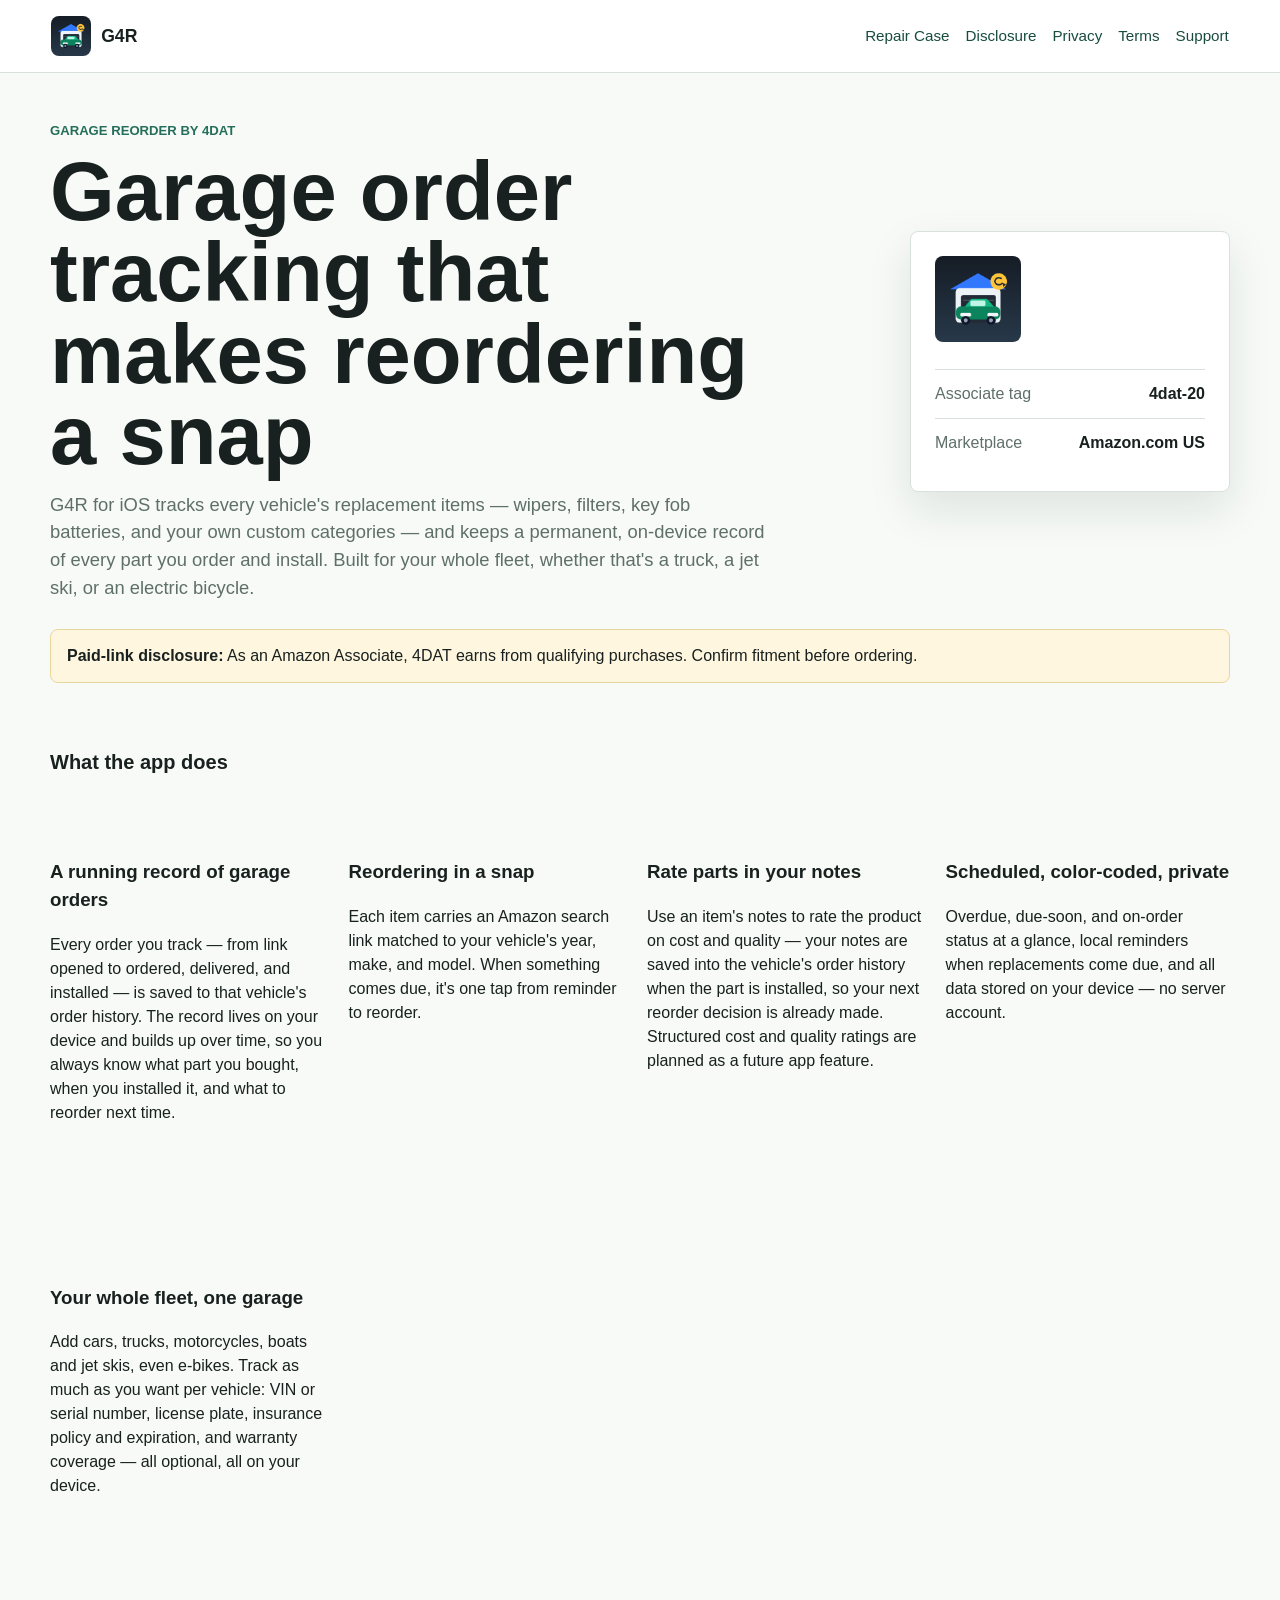
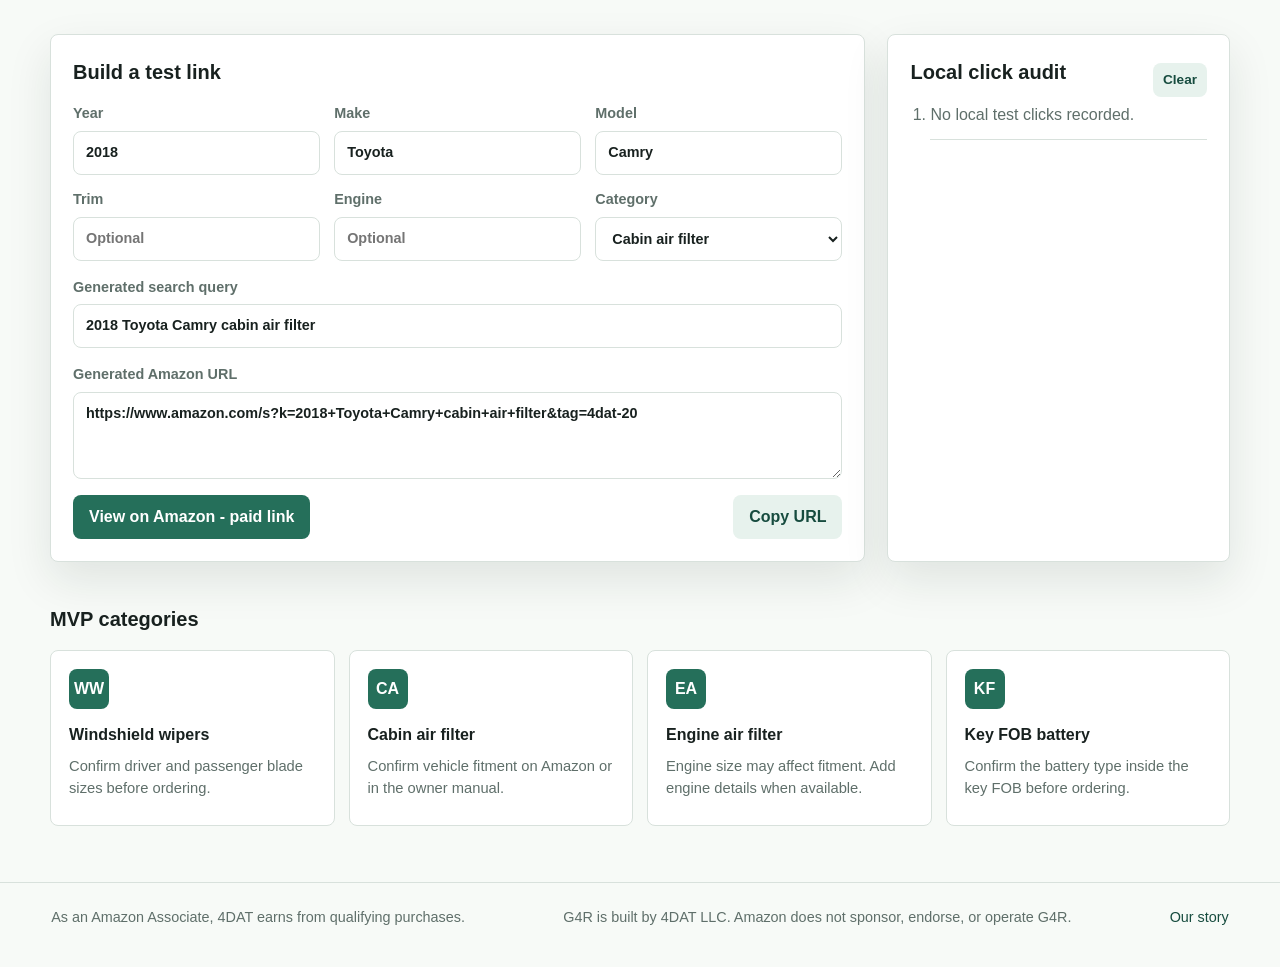
<file: index.html>
<!doctype html>
<html lang="en">
  <head>
    <meta charset="utf-8">
    <meta name="viewport" content="width=device-width, initial-scale=1">
    <title>G4R — Garage Order Tracking</title>
    <meta name="description" content="Garage Reorder (G4R) is a garage order tracking app for iOS that keeps a running record of the parts you order and install on every vehicle — and makes reordering a snap.">
    <link rel="stylesheet" href="./styles.css">
  </head>
  <body>
    <header class="site-header">
      <a class="brand" href="./index.html" aria-label="G4R home">
        <img src="./assets/g4r-icon.png" alt="" width="40" height="40">
        <span>G4R</span>
      </a>
      <nav aria-label="Site">
        <a href="./repair-case.html">Repair Case</a>
        <a href="./affiliate-disclosure.html">Disclosure</a>
        <a href="./privacy.html">Privacy</a>
        <a href="./terms.html">Terms</a>
        <a href="./support.html">Support</a>
      </nav>
    </header>

    <main>
      <section class="hero">
        <div>
          <p class="eyebrow">Garage Reorder by 4DAT</p>
          <h1>Garage order tracking that makes reordering a snap</h1>
          <p class="lede">G4R for iOS tracks every vehicle's replacement items — wipers, filters, key fob batteries, and your own custom categories — and keeps a permanent, on-device record of every part you order and install. Built for your whole fleet, whether that's a truck, a jet ski, or an electric bicycle.</p>
        </div>
        <div class="hero-panel" aria-label="Affiliate link standard">
          <img src="./assets/g4r-icon.png" alt="" width="86" height="86">
          <dl>
            <div>
              <dt>Associate tag</dt>
              <dd id="tagValue">4dat-20</dd>
            </div>
            <div>
              <dt>Marketplace</dt>
              <dd>Amazon.com US</dd>
            </div>
          </dl>
        </div>
      </section>

      <section class="notice" aria-label="Affiliate disclosure">
        <strong>Paid-link disclosure:</strong> As an Amazon Associate, 4DAT earns from qualifying purchases. Confirm fitment before ordering.
      </section>

      <section class="categories" aria-labelledby="features-title">
        <h2 id="features-title">What the app does</h2>
        <div class="category-grid">
          <article class="policy">
            <h3>A running record of garage orders</h3>
            <p>Every order you track — from link opened to ordered, delivered, and installed — is saved to that vehicle's order history. The record lives on your device and builds up over time, so you always know what part you bought, when you installed it, and what to reorder next time.</p>
          </article>
          <article class="policy">
            <h3>Reordering in a snap</h3>
            <p>Each item carries an Amazon search link matched to your vehicle's year, make, and model. When something comes due, it's one tap from reminder to reorder.</p>
          </article>
          <article class="policy">
            <h3>Rate parts in your notes</h3>
            <p>Use an item's notes to rate the product on cost and quality — your notes are saved into the vehicle's order history when the part is installed, so your next reorder decision is already made. Structured cost and quality ratings are planned as a future app feature.</p>
          </article>
          <article class="policy">
            <h3>Scheduled, color-coded, private</h3>
            <p>Overdue, due-soon, and on-order status at a glance, local reminders when replacements come due, and all data stored on your device — no server account.</p>
          </article>
          <article class="policy">
            <h3>Your whole fleet, one garage</h3>
            <p>Add cars, trucks, motorcycles, boats and jet skis, even e-bikes. Track as much as you want per vehicle: VIN or serial number, license plate, insurance policy and expiration, and warranty coverage — all optional, all on your device.</p>
          </article>
        </div>
      </section>

      <section class="tester" aria-labelledby="tester-title">
        <div class="form-panel">
          <h2 id="tester-title">Build a test link</h2>
          <form id="linkForm">
            <div class="field-grid">
              <label>
                Year
                <input id="year" name="year" inputmode="numeric" autocomplete="off" value="2018">
              </label>
              <label>
                Make
                <input id="make" name="make" autocomplete="organization" value="Toyota">
              </label>
              <label>
                Model
                <input id="model" name="model" autocomplete="off" value="Camry">
              </label>
              <label>
                Trim
                <input id="trim" name="trim" autocomplete="off" placeholder="Optional">
              </label>
              <label>
                Engine
                <input id="engine" name="engine" autocomplete="off" placeholder="Optional">
              </label>
              <label>
                Category
                <select id="category" name="category">
                  <option value="windshieldWipers">Windshield wipers</option>
                  <option value="cabinAirFilter" selected>Cabin air filter</option>
                  <option value="engineAirFilter">Engine air filter</option>
                  <option value="keyFobBattery">Key FOB battery</option>
                </select>
              </label>
            </div>

            <label>
              Generated search query
              <input id="query" name="query" readonly>
            </label>

            <label>
              Generated Amazon URL
              <textarea id="urlOutput" name="urlOutput" readonly rows="3"></textarea>
            </label>

            <div class="actions">
              <button type="button" id="openLink">View on Amazon - paid link</button>
              <button type="button" class="secondary" id="copyLink">Copy URL</button>
            </div>
          </form>
        </div>

        <aside class="audit-panel" aria-labelledby="audit-title">
          <div class="panel-header">
            <h2 id="audit-title">Local click audit</h2>
            <button type="button" class="icon-button" id="clearLog" aria-label="Clear audit log">Clear</button>
          </div>
          <ol id="auditLog"></ol>
        </aside>
      </section>

      <section class="categories" aria-labelledby="categories-title">
        <h2 id="categories-title">MVP categories</h2>
        <div class="category-grid" id="categoryCards"></div>
      </section>
    </main>

    <footer>
      <p>As an Amazon Associate, 4DAT earns from qualifying purchases.</p>
      <p>G4R is built by 4DAT LLC. Amazon does not sponsor, endorse, or operate G4R.</p>
      <p><a href="/story">Our story</a></p>
    </footer>

    <script src="./app.js"></script>
  </body>
</html>
</file>
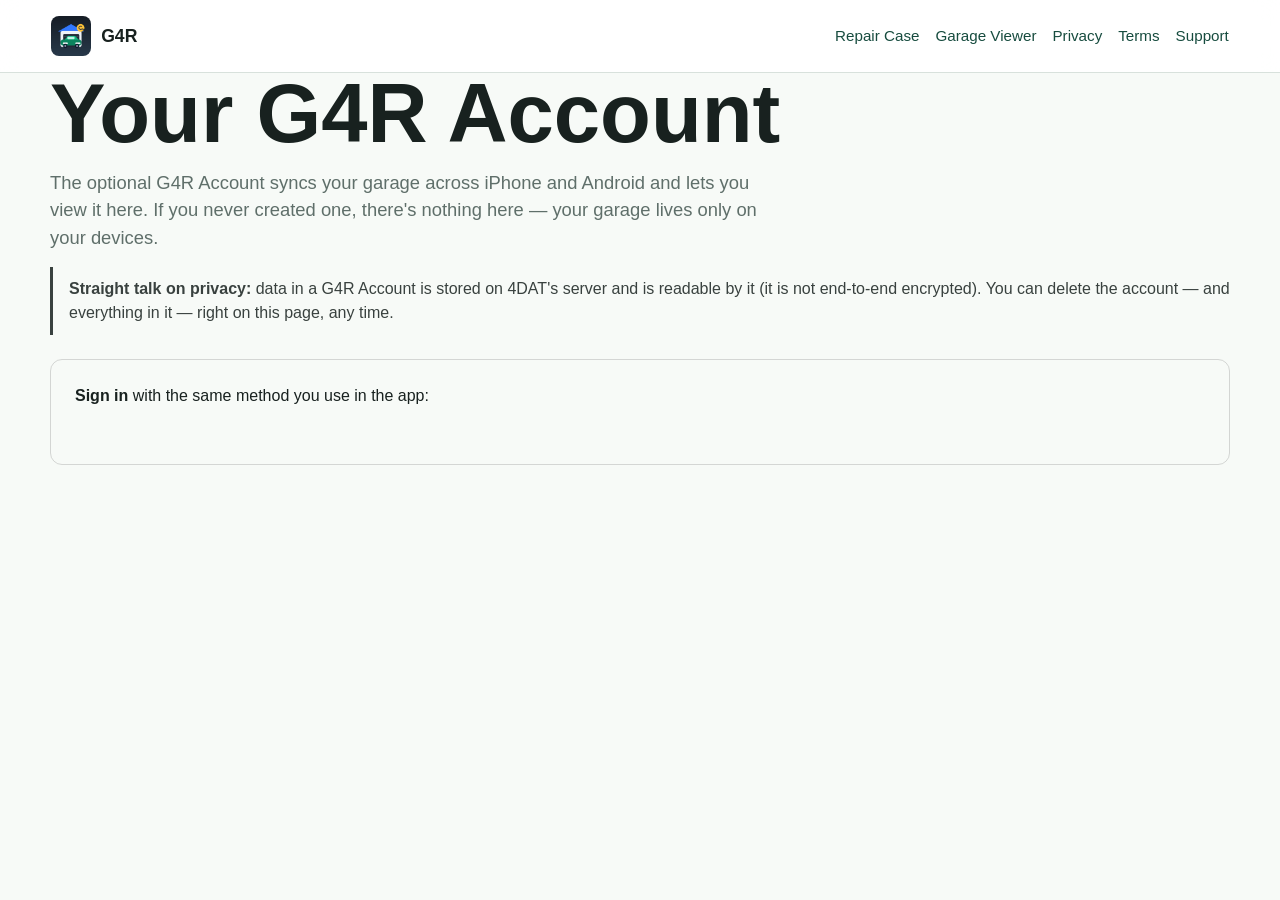
<file: account.html>
<!doctype html>
<html lang="en">
  <head>
    <meta charset="utf-8">
    <meta name="viewport" content="width=device-width, initial-scale=1">
    <title>G4R — Your Account</title>
    <meta name="description" content="Sign in to your optional G4R Account to view your synced garage, link devices, or delete your account and its data.">
    <link rel="stylesheet" href="./styles.css">
    <style>
      .viewer-note { border-left: 3px solid currentColor; padding: .6rem 0 .6rem 1rem; opacity: .85; margin: 1rem 0 1.5rem; }
      .meta { display: flex; flex-wrap: wrap; gap: 1.25rem; margin: 1.5rem 0; font-size: .95rem; }
      .meta div { min-width: 8rem; }
      .meta dt { font-size: .75rem; text-transform: uppercase; letter-spacing: .04em; opacity: .65; }
      .meta dd { margin: .15rem 0 0; font-weight: 600; }
      .vehicle { border: 1px solid rgba(128,128,128,.3); border-radius: 12px; padding: 1.1rem 1.25rem; margin: 1rem 0; }
      .vehicle h3 { margin: 0 0 .35rem; }
      .vehicle .sub { opacity: .7; font-size: .9rem; margin: 0 0 .75rem; }
      table { width: 100%; border-collapse: collapse; font-size: .92rem; }
      th, td { text-align: left; padding: .4rem .5rem; border-bottom: 1px solid rgba(128,128,128,.18); vertical-align: top; }
      th { font-size: .72rem; text-transform: uppercase; letter-spacing: .04em; opacity: .6; }
      .pill { display: inline-block; padding: .1rem .5rem; border-radius: 999px; font-size: .75rem; font-weight: 600; }
      .pill.overdue { background: rgba(220,38,38,.15); color: #b91c1c; }
      .pill.soon { background: rgba(217,119,6,.15); color: #b45309; }
      .pill.good { background: rgba(22,163,74,.15); color: #15803d; }
      .subhead { margin: 1rem 0 .25rem; font-size: .8rem; text-transform: uppercase; letter-spacing: .04em; opacity: .6; }
      .error { color: #b91c1c; font-weight: 600; }
      .actions { display: flex; flex-wrap: wrap; gap: .6rem; margin: 1rem 0; }
      .actions button { padding: .5rem .9rem; border-radius: 8px; border: 1px solid rgba(128,128,128,.4); background: transparent; color: inherit; font-weight: 600; cursor: pointer; }
      .actions button.danger { color: #b91c1c; border-color: rgba(220,38,38,.5); }
      .signin-box { border: 1px solid rgba(128,128,128,.3); border-radius: 12px; padding: 1.5rem; margin: 1.5rem 0; }
      .code-box { font-size: 1.6rem; font-weight: 700; letter-spacing: .2em; padding: .5rem 0; }
    </style>
  </head>
  <body>
    <header class="site-header">
      <a class="brand" href="./index.html" aria-label="G4R home">
        <img src="./assets/g4r-icon.png" alt="" width="40" height="40">
        <span>G4R</span>
      </a>
      <nav aria-label="Site">
        <a href="./repair-case.html">Repair Case</a>
        <a href="./garage-viewer.html">Garage Viewer</a>
        <a href="./privacy.html">Privacy</a>
        <a href="./terms.html">Terms</a>
        <a href="./support.html">Support</a>
      </nav>
    </header>

    <main>
      <h1>Your G4R Account</h1>

      <div id="signedOut">
        <p class="lede">The optional G4R Account syncs your garage across iPhone and Android and lets you view it here. If you never created one, there's nothing here — your garage lives only on your devices.</p>
        <p class="viewer-note"><strong>Straight talk on privacy:</strong> data in a G4R Account is stored on 4DAT's server and is readable by it (it is not end-to-end encrypted). You can delete the account — and everything in it — right on this page, any time.</p>
        <div class="signin-box">
          <p><strong>Sign in</strong> with the same method you use in the app:</p>
          <div class="actions">
            <div id="googleButton"></div>
            <button id="appleButton" type="button" hidden> Sign in with Apple</button>
          </div>
          <p id="configNote" class="sub" hidden>Sign-in isn't switched on for the website yet — check back soon.</p>
        </div>
      </div>

      <div id="signedIn" hidden>
        <p id="status" class="error" role="status"></p>
        <div class="actions">
          <button id="refreshBtn" type="button">Refresh</button>
          <button id="linkBtn" type="button">Link another device</button>
          <button id="redeemBtn" type="button">Enter link code</button>
          <button id="printBtn" type="button">Print / Save as PDF</button>
          <a id="repairCaseLink" href="./repair-case.html" style="display:inline-flex;align-items:center;padding:.5rem .9rem;border-radius:8px;border:1px solid rgba(128,128,128,.4);font-weight:600">Start a Repair Case →</a>
          <button id="signOutBtn" type="button">Sign out</button>
          <button id="deleteBtn" type="button" class="danger">Delete account…</button>
        </div>
        <p id="linkCodeArea" hidden>On your other device choose “Enter Link Code” and type: <span class="code-box" id="linkCode"></span> (expires in 10 minutes)</p>
        <dl class="meta" id="meta"></dl>
        <div id="garage"></div>
        <p class="viewer-note">This page is read-only. Edit your garage in the G4R app — changes sync here.</p>
      </div>
      <p id="signedOutStatus" class="error" role="status"></p>
    </main>

    <script>
      // ---- Configuration -------------------------------------------------
      const API_BASE = 'https://api.garage4reorder.com';
      // Sign-in buttons appear automatically for configured providers.
      const GOOGLE_WEB_CLIENT_ID = '194255833350-7aake3sv6ojupvcrdonkg1p7opgamolj.apps.googleusercontent.com';
      const APPLE_SERVICES_ID = 'com.ai4dat.garage4reorder.web';

      // ---- Session -------------------------------------------------------
      const tokenKey = 'g4r.account.token';
      const deviceKey = 'g4r.account.deviceID';
      const deviceID = localStorage.getItem(deviceKey) || (() => {
        const id = crypto.randomUUID();
        localStorage.setItem(deviceKey, id);
        return id;
      })();

      const signedOutEl = document.getElementById('signedOut');
      const signedInEl = document.getElementById('signedIn');
      const statusEl = document.getElementById('status');
      const signedOutStatusEl = document.getElementById('signedOutStatus');
      const metaEl = document.getElementById('meta');
      const garageEl = document.getElementById('garage');

      function token() { return sessionStorage.getItem(tokenKey); }

      async function api(method, path, body, raw) {
        const headers = {};
        if (token()) headers.authorization = 'Bearer ' + token();
        if (body) headers['content-type'] = 'application/json';
        const response = await fetch(API_BASE + path, { method, headers, body: body && JSON.stringify(body) });
        const data = raw ? null : await response.json().catch(() => ({}));
        if (!response.ok) {
          if (response.status === 401 && token()) { signOut(); }
          throw new Error((data && data.error) || ('Request failed (' + response.status + ')'));
        }
        return data;
      }

      async function completeSignIn(provider, idToken) {
        try {
          const auth = await api('POST', '/v1/auth', {
            provider, id_token: idToken,
            device: { id: deviceID, name: 'Web browser', platform: 'web' },
          });
          sessionStorage.setItem(tokenKey, auth.token);
          show();
          await refresh();
          if (auth.account_created) {
            statusEl.textContent =
              'This is a brand-new, empty account. If your garage lives on your phone, either sign in there ' +
              'with this same method, or generate a link code on the phone and use “Enter link code” here.';
          }
        } catch (err) {
          signedOutStatusEl.textContent = err.message;
        }
      }

      function signOut() {
        sessionStorage.removeItem(tokenKey);
        show();
      }

      // ---- Sign-in providers --------------------------------------------
      function setupProviders() {
        if (!GOOGLE_WEB_CLIENT_ID && !APPLE_SERVICES_ID) {
          document.getElementById('configNote').hidden = false;
          return;
        }
        if (GOOGLE_WEB_CLIENT_ID) {
          const s = document.createElement('script');
          s.src = 'https://accounts.google.com/gsi/client';
          s.onload = () => {
            google.accounts.id.initialize({
              client_id: GOOGLE_WEB_CLIENT_ID,
              callback: (r) => completeSignIn('google', r.credential),
            });
            google.accounts.id.renderButton(document.getElementById('googleButton'), { theme: 'outline', size: 'large' });
          };
          document.head.appendChild(s);
        }
        if (APPLE_SERVICES_ID) {
          const s = document.createElement('script');
          s.src = 'https://appleid.cdn-apple.com/appleauth/static/jsapi/appleid/1/en_US/appleid.auth.js';
          s.onload = () => {
            AppleID.auth.init({
              clientId: APPLE_SERVICES_ID, scope: '',
              redirectURI: location.origin + '/account', usePopup: true,
            });
            const btn = document.getElementById('appleButton');
            btn.hidden = false;
            btn.addEventListener('click', async () => {
              try {
                const result = await AppleID.auth.signIn();
                completeSignIn('apple', result.authorization.id_token);
              } catch (e) { /* user cancelled */ }
            });
          };
          document.head.appendChild(s);
        }
      }

      // ---- Garage projection (display-grade newest-wins over the op-log) --
      // The apps hold the authoritative merge; this mirrors its outcome for
      // read-only rendering: tombstone-aware, newest non-delete entry wins.
      function projectEntries(entries) {
        const byEntity = new Map();
        for (const e of entries) {
          const list = byEntity.get(e.entityID) || [];
          list.push(e);
          byEntity.set(e.entityID, list);
        }
        const winners = [];
        for (const [id, list] of byEntity) {
          const ts = (e) => Date.parse(e.timestamp) || 0;
          const deletes = list.filter(e => e.operation === 'delete');
          const edits = list.filter(e => e.operation !== 'delete');
          const newestDelete = Math.max(0, ...deletes.map(ts));
          const newestEdit = Math.max(0, ...edits.map(ts));
          if (deletes.length && newestDelete >= newestEdit) continue;
          const winner = edits.sort((a, b) => ts(b) - ts(a) || (b.deviceID > a.deviceID ? 1 : -1))[0];
          if (winner && winner.payload) winners.push(winner);
        }
        return winners;
      }

      async function pullAllEntries() {
        let since = 0;
        const all = [];
        for (;;) {
          const page = await api('GET', '/v1/changes?app=g4r&since=' + since);
          all.push(...page.entries);
          since = page.latest_seq;
          if (!page.has_more) break;
        }
        return all;
      }

      // ---- Rendering (shared shape with garage-viewer.html) --------------
      function decodePayload(b64) {
        if (!b64) return null;
        try {
          const bin = atob(b64);
          return JSON.parse(new TextDecoder().decode(Uint8Array.from(bin, c => c.charCodeAt(0))));
        } catch { return null; }
      }
      const titleize = (raw) => !raw ? '' : raw.replace(/([A-Z])/g, ' $1').replace(/^./, c => c.toUpperCase()).trim();
      const fmtDate = (s) => s ? new Date(s).toLocaleDateString() : '—';
      const esc = (s) => String(s ?? '').replace(/[&<>"]/g, c => ({ '&': '&amp;', '<': '&lt;', '>': '&gt;', '"': '&quot;' }[c]));

      function nextDue(snap) {
        if (!snap.lastReplacedDate || !snap.replacementIntervalMonths) return null;
        const d = new Date(snap.lastReplacedDate);
        d.setMonth(d.getMonth() + snap.replacementIntervalMonths);
        return d;
      }
      function statusPill(snap) {
        const due = nextDue(snap);
        if (!due) return '<span class="pill">No date</span>';
        const days = Math.round((due - new Date()) / 86400000);
        if (days < 0) return `<span class="pill overdue">Overdue ${fmtDate(due)}</span>`;
        if (days <= 30) return `<span class="pill soon">Due ${fmtDate(due)}</span>`;
        return `<span class="pill good">Due ${fmtDate(due)}</span>`;
      }

      function renderGarage(winners, me) {
        const byType = (t) => winners.filter(e => e.entityType === t)
          .map(e => ({ id: e.entityID, ...(decodePayload(e.payload) || {}) }));
        const vehicles = byType('Vehicle');
        const items = byType('ReorderItem');
        const orders = byType('OrderRecord');
        const services = byType('ServiceRecord');

        metaEl.innerHTML = [
          ['Signed in as', esc((me.identities[0] || {}).email || 'your account')],
          ['Sign-ins', me.identities.map(i => titleize(i.provider)).join(' + ')],
          ['Devices', me.devices.length],
          ['Vehicles', vehicles.length],
          ['Items', items.length],
          ['History', orders.length + services.length],
        ].map(([k, v]) => `<div><dt>${k}</dt><dd>${v}</dd></div>`).join('');

        garageEl.innerHTML = vehicles.length ? vehicles.map(v => {
          const mine = (list) => list.filter(x => (x.vehicleID || '').toLowerCase() === v.id.toLowerCase());
          const vItems = mine(items), vOrders = mine(orders), vServices = mine(services);
          const name = esc([v.year, v.make, v.model, v.trim].filter(Boolean).join(' ')) || 'Vehicle';
          const sub = esc([v.mileage ? v.mileage.toLocaleString() + ' miles' : null, v.licensePlate, v.vin].filter(Boolean).join(' · '));

          const itemRows = vItems.map(i => `<tr>
              <td>${esc(i.categoryRawValue === 'custom' && i.customCategoryName ? i.customCategoryName : titleize(i.categoryRawValue))}</td>
              <td>${esc(i.productName) || '—'}</td>
              <td>${statusPill(i)}</td>
              <td>${esc(titleize(i.orderStatusRawValue))}</td>
            </tr>`).join('');
          const orderRows = vOrders.map(o => `<tr><td>${esc(o.itemTitle || titleize(o.categoryRawValue))}</td><td>${esc(o.productName) || '—'}</td><td>${fmtDate(o.installedAt)}</td></tr>`).join('');
          const serviceRows = vServices.map(s => `<tr><td>${esc(s.serviceDescription) || '—'}</td><td>${esc(titleize(s.providerTypeRawValue))}${s.providerName ? ' · ' + esc(s.providerName) : ''}</td><td>${fmtDate(s.serviceDate)}</td></tr>`).join('');

          return `<section class="vehicle">
            <h3>${name}</h3>
            <p class="sub">${sub || '&nbsp;'}</p>
            ${vItems.length ? `<table><thead><tr><th>Item</th><th>Product</th><th>Next due</th><th>Order status</th></tr></thead><tbody>${itemRows}</tbody></table>` : '<p class="sub">No replacement items.</p>'}
            ${vOrders.length ? `<p class="subhead">Order history</p><table><thead><tr><th>Item</th><th>Product</th><th>Installed</th></tr></thead><tbody>${orderRows}</tbody></table>` : ''}
            ${vServices.length ? `<p class="subhead">Service records</p><table><thead><tr><th>Service</th><th>Provider</th><th>Date</th></tr></thead><tbody>${serviceRows}</tbody></table>` : ''}
          </section>`;
        }).join('') : '<p>No vehicles have synced to this account yet. Open the G4R app, sign in to your account in Settings, and tap Sync Now.</p>';
      }

      // ---- Signed-in actions ---------------------------------------------
      async function refresh() {
        statusEl.textContent = '';
        try {
          const [me, entries] = await Promise.all([api('GET', '/v1/me'), pullAllEntries()]);
          renderGarage(projectEntries(entries), me);
        } catch (err) {
          statusEl.textContent = err.message;
        }
      }

      document.getElementById('refreshBtn').addEventListener('click', refresh);
      document.getElementById('printBtn').addEventListener('click', () => window.print());
      document.getElementById('signOutBtn').addEventListener('click', signOut);
      document.getElementById('linkBtn').addEventListener('click', async () => {
        try {
          const issued = await api('POST', '/v1/link/code', {});
          document.getElementById('linkCode').textContent = issued.code;
          document.getElementById('linkCodeArea').hidden = false;
        } catch (err) { statusEl.textContent = err.message; }
      });
      document.getElementById('redeemBtn').addEventListener('click', async () => {
        const code = prompt('Enter the link code shown on the device that already has your garage.\n\nThis sign-in joins that account.');
        if (!code) return;
        try {
          const redeemed = await api('POST', '/v1/link/redeem', { code: code.trim().toUpperCase() });
          sessionStorage.setItem(tokenKey, redeemed.token);
          statusEl.textContent = redeemed.merged ? 'Linked — this sign-in now opens that garage.' : 'Already linked.';
          await refresh();
        } catch (err) { statusEl.textContent = err.message; }
      });

      document.getElementById('deleteBtn').addEventListener('click', async () => {
        const sure = confirm('Delete your G4R Account?\n\nThe copy of your garage stored on 4DAT’s server is erased permanently. The garage on your phones is NOT affected.');
        if (!sure) return;
        const really = confirm('This cannot be undone. Delete the account and all server-side data now?');
        if (!really) return;
        try {
          await api('DELETE', '/v1/account');
          signOut();
          signedOutStatusEl.textContent = 'Your account and all server-side data were deleted.';
        } catch (err) { statusEl.textContent = err.message; }
      });

      function show() {
        const authed = !!token();
        signedOutEl.hidden = authed;
        signedInEl.hidden = !authed;
        signedOutStatusEl.textContent = '';
        document.getElementById('linkCodeArea').hidden = true;
      }

      show();
      setupProviders();
      if (token()) refresh();
    </script>
  </body>
</html>
</file>
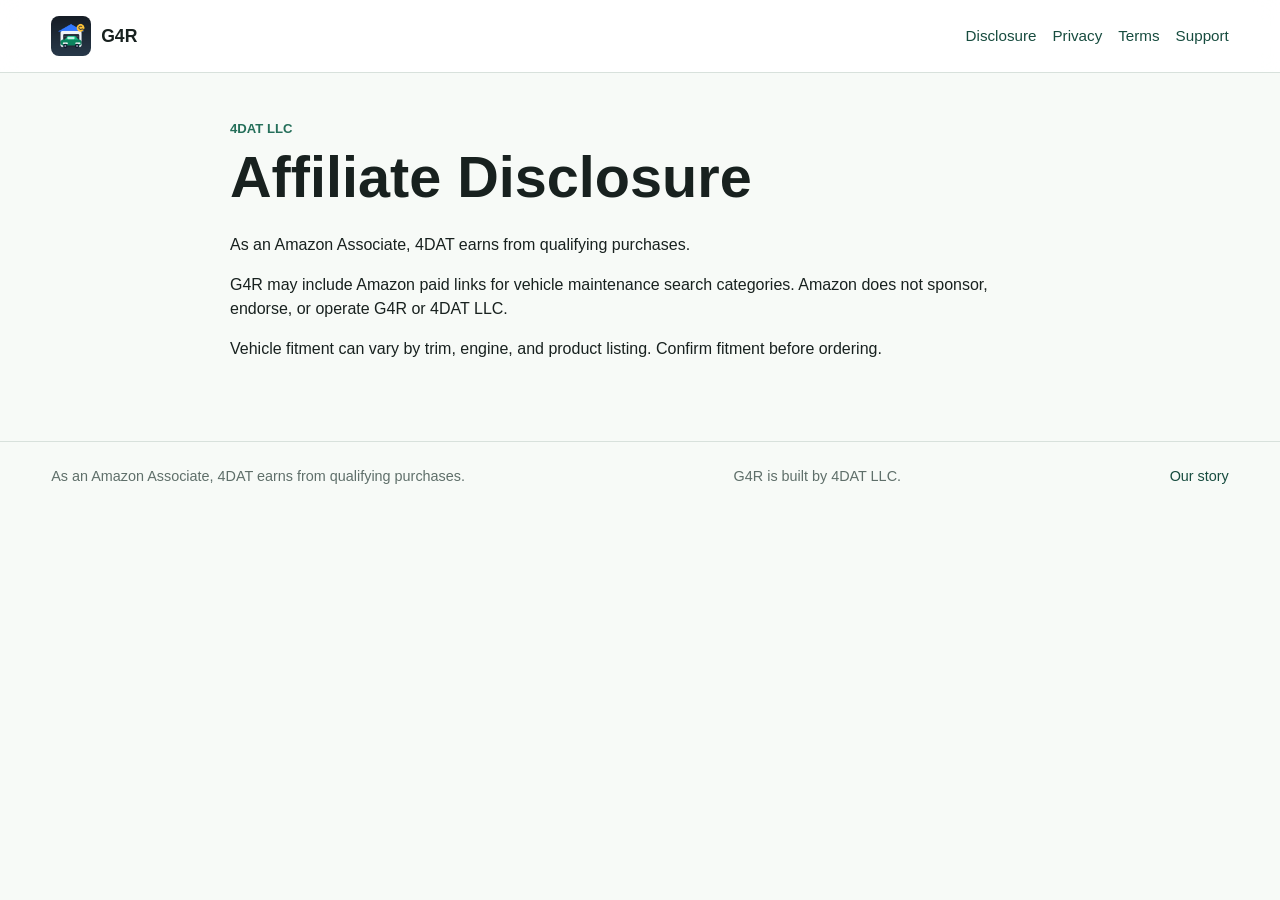
<file: affiliate-disclosure.html>
<!doctype html>
<html lang="en">
  <head>
    <meta charset="utf-8">
    <meta name="viewport" content="width=device-width, initial-scale=1">
    <title>Affiliate Disclosure | G4R</title>
    <link rel="stylesheet" href="./styles.css">
  </head>
  <body>
    <header class="site-header">
      <a class="brand" href="./index.html"><img src="./assets/g4r-icon.png" alt="" width="40" height="40"><span>G4R</span></a>
      <nav aria-label="Site">
        <a href="./affiliate-disclosure.html">Disclosure</a>
        <a href="./privacy.html">Privacy</a>
        <a href="./terms.html">Terms</a>
        <a href="./support.html">Support</a>
      </nav>
    </header>
    <main class="policy">
      <p class="eyebrow">4DAT LLC</p>
      <h1>Affiliate Disclosure</h1>
      <section>
        <p>As an Amazon Associate, 4DAT earns from qualifying purchases.</p>
        <p>G4R may include Amazon paid links for vehicle maintenance search categories. Amazon does not sponsor, endorse, or operate G4R or 4DAT LLC.</p>
        <p>Vehicle fitment can vary by trim, engine, and product listing. Confirm fitment before ordering.</p>
      </section>
    </main>
    <footer>
      <p>As an Amazon Associate, 4DAT earns from qualifying purchases.</p>
      <p>G4R is built by 4DAT LLC.</p>
      <p><a href="/story">Our story</a></p>
    </footer>
  </body>
</html>
</file>
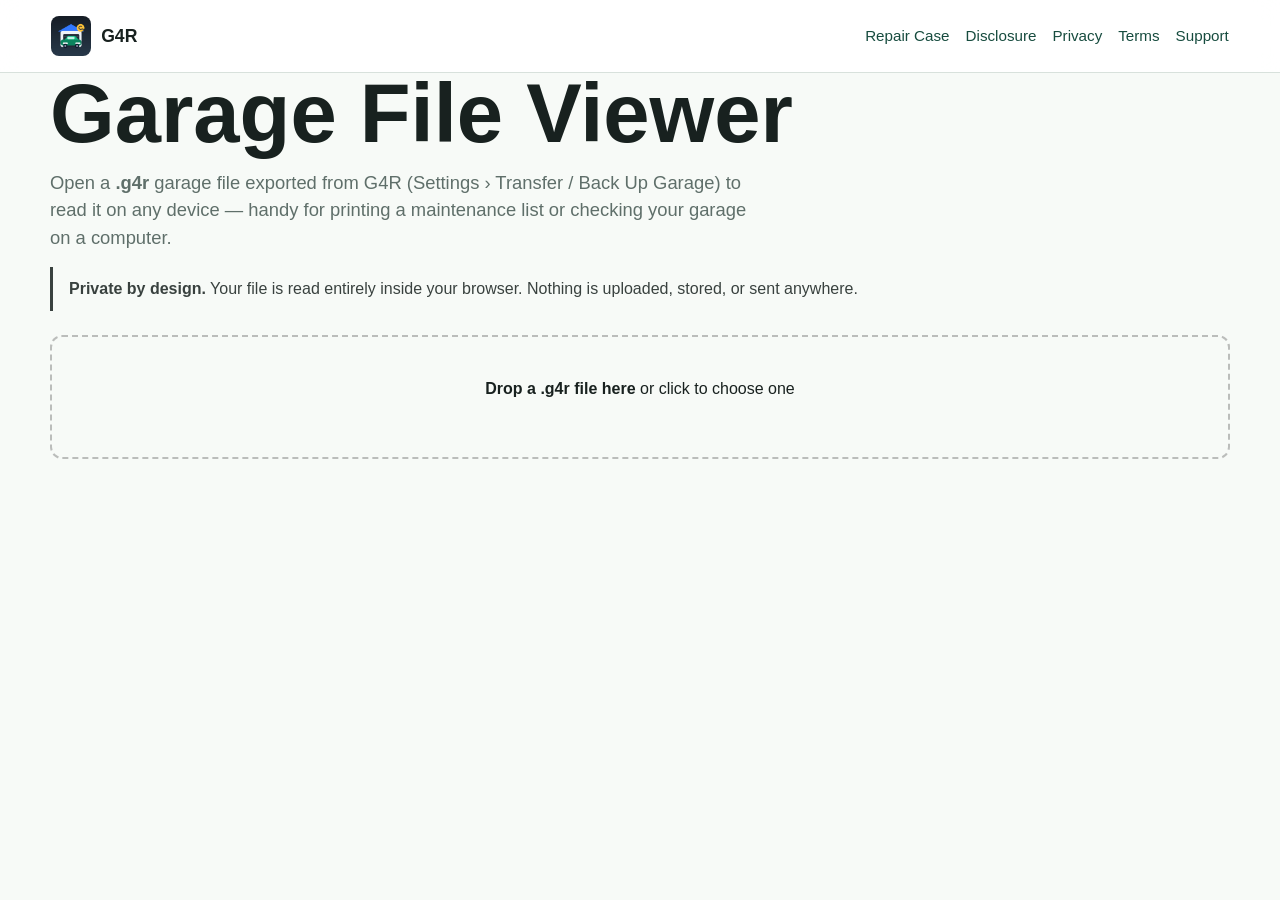
<file: garage-viewer.html>
<!doctype html>
<html lang="en">
  <head>
    <meta charset="utf-8">
    <meta name="viewport" content="width=device-width, initial-scale=1">
    <title>G4R — Garage File Viewer</title>
    <meta name="description" content="Open a G4R garage file (.g4r) right in your browser. Your file never leaves your device — nothing is uploaded.">
    <link rel="stylesheet" href="./styles.css">
    <style>
      .viewer-note { border-left: 3px solid currentColor; padding: .6rem 0 .6rem 1rem; opacity: .85; margin: 1rem 0 1.5rem; }
      .dropzone { border: 2px dashed rgba(128,128,128,.5); border-radius: 12px; padding: 2.5rem 1.5rem; text-align: center; cursor: pointer; }
      .dropzone.dragging { border-color: #2f6fed; background: rgba(47,111,237,.06); }
      .meta { display: flex; flex-wrap: wrap; gap: 1.25rem; margin: 1.5rem 0; font-size: .95rem; }
      .meta div { min-width: 8rem; }
      .meta dt { font-size: .75rem; text-transform: uppercase; letter-spacing: .04em; opacity: .65; }
      .meta dd { margin: .15rem 0 0; font-weight: 600; }
      .vehicle { border: 1px solid rgba(128,128,128,.3); border-radius: 12px; padding: 1.1rem 1.25rem; margin: 1rem 0; }
      .vehicle h3 { margin: 0 0 .35rem; }
      .vehicle .sub { opacity: .7; font-size: .9rem; margin: 0 0 .75rem; }
      table { width: 100%; border-collapse: collapse; font-size: .92rem; }
      th, td { text-align: left; padding: .4rem .5rem; border-bottom: 1px solid rgba(128,128,128,.18); vertical-align: top; }
      th { font-size: .72rem; text-transform: uppercase; letter-spacing: .04em; opacity: .6; }
      .pill { display: inline-block; padding: .1rem .5rem; border-radius: 999px; font-size: .75rem; font-weight: 600; }
      .pill.overdue { background: rgba(220,38,38,.15); color: #b91c1c; }
      .pill.soon { background: rgba(217,119,6,.15); color: #b45309; }
      .pill.good { background: rgba(22,163,74,.15); color: #15803d; }
      .subhead { margin: 1rem 0 .25rem; font-size: .8rem; text-transform: uppercase; letter-spacing: .04em; opacity: .6; }
      .error { color: #b91c1c; font-weight: 600; }
      @media print { .site-header, .dropzone, .no-print { display: none !important; } }
    </style>
  </head>
  <body>
    <header class="site-header">
      <a class="brand" href="./index.html" aria-label="G4R home">
        <img src="./assets/g4r-icon.png" alt="" width="40" height="40">
        <span>G4R</span>
      </a>
      <nav aria-label="Site">
        <a href="./repair-case.html">Repair Case</a>
        <a href="./affiliate-disclosure.html">Disclosure</a>
        <a href="./privacy.html">Privacy</a>
        <a href="./terms.html">Terms</a>
        <a href="./support.html">Support</a>
      </nav>
    </header>

    <main>
      <h1>Garage File Viewer</h1>
      <p class="lede">Open a <strong>.g4r</strong> garage file exported from G4R (Settings › Transfer / Back Up Garage) to read it on any device — handy for printing a maintenance list or checking your garage on a computer.</p>

      <p class="viewer-note"><strong>Private by design.</strong> Your file is read entirely inside your browser. Nothing is uploaded, stored, or sent anywhere.</p>

      <div class="dropzone" id="dropzone" role="button" tabindex="0">
        <p><strong>Drop a .g4r file here</strong> or click to choose one</p>
        <input type="file" id="fileInput" accept=".g4r,.json,application/json" hidden>
      </div>

      <p id="status" class="error" role="status"></p>

      <div id="results" hidden>
        <button class="no-print" id="printBtn" type="button">Print / Save as PDF</button>
        <dl class="meta" id="meta"></dl>
        <div id="garage"></div>
      </div>
    </main>

    <script>
      const dropzone = document.getElementById('dropzone');
      const fileInput = document.getElementById('fileInput');
      const statusEl = document.getElementById('status');
      const results = document.getElementById('results');
      const metaEl = document.getElementById('meta');
      const garageEl = document.getElementById('garage');
      document.getElementById('printBtn').addEventListener('click', () => window.print());

      dropzone.addEventListener('click', () => fileInput.click());
      dropzone.addEventListener('keydown', (e) => { if (e.key === 'Enter' || e.key === ' ') fileInput.click(); });
      fileInput.addEventListener('change', (e) => e.target.files[0] && readFile(e.target.files[0]));
      ['dragenter', 'dragover'].forEach(t => dropzone.addEventListener(t, e => { e.preventDefault(); dropzone.classList.add('dragging'); }));
      ['dragleave', 'drop'].forEach(t => dropzone.addEventListener(t, e => { e.preventDefault(); dropzone.classList.remove('dragging'); }));
      dropzone.addEventListener('drop', e => e.dataTransfer.files[0] && readFile(e.dataTransfer.files[0]));

      function readFile(file) {
        statusEl.textContent = '';
        const reader = new FileReader();
        reader.onload = () => { try { render(JSON.parse(reader.result)); } catch (err) { fail("That file couldn't be read as a garage file."); } };
        reader.onerror = () => fail("Couldn't read that file.");
        reader.readAsText(file);
      }

      function fail(message) { results.hidden = true; statusEl.textContent = message; }

      function decodePayload(b64) {
        if (!b64) return null;
        const bin = atob(b64);
        const bytes = Uint8Array.from(bin, c => c.charCodeAt(0));
        return JSON.parse(new TextDecoder().decode(bytes));
      }

      const titleize = (raw) => !raw ? '' : raw.replace(/([A-Z])/g, ' $1').replace(/^./, c => c.toUpperCase()).trim();
      const fmtDate = (s) => s ? new Date(s).toLocaleDateString() : '—';

      function nextDue(snap) {
        if (!snap.lastReplacedDate || !snap.replacementIntervalMonths) return null;
        const d = new Date(snap.lastReplacedDate);
        d.setMonth(d.getMonth() + snap.replacementIntervalMonths);
        return d;
      }

      function statusPill(snap) {
        const due = nextDue(snap);
        if (!due) return '<span class="pill">No date</span>';
        const days = Math.round((due - new Date()) / 86400000);
        if (days < 0) return `<span class="pill overdue">Overdue ${fmtDate(due)}</span>`;
        if (days <= 30) return `<span class="pill soon">Due ${fmtDate(due)}</span>`;
        return `<span class="pill good">Due ${fmtDate(due)}</span>`;
      }

      function render(file) {
        if (!file || file.format !== 'g4r.garage.transfer') return fail("That doesn't look like a G4R garage file.");

        const byType = (t) => (file.entries || []).filter(e => e.entityType === t)
          .map(e => ({ id: e.entityID, ...(decodePayload(e.payload) || {}) }));
        const vehicles = byType('Vehicle');
        const items = byType('ReorderItem');
        const orders = byType('OrderRecord');
        const services = byType('ServiceRecord');

        metaEl.innerHTML = [
          ['Exported', fmtDate(file.exportedAt)],
          ['From', (file.sourcePlatform || '—') + (file.appVersion ? ' · v' + file.appVersion : '')],
          ['Vehicles', vehicles.length],
          ['Items', items.length],
          ['History', orders.length + services.length],
          ['Photos', (file.attachments || []).length],
        ].map(([k, v]) => `<div><dt>${k}</dt><dd>${v}</dd></div>`).join('');

        garageEl.innerHTML = vehicles.length ? vehicles.map(v => {
          const mine = (list) => list.filter(x => x.vehicleID === v.id);
          const vItems = mine(items), vOrders = mine(orders), vServices = mine(services);
          const name = [v.year, v.make, v.model, v.trim].filter(Boolean).join(' ') || 'Vehicle';
          const sub = [v.mileage ? v.mileage.toLocaleString() + ' miles' : null, v.licensePlate, v.vin].filter(Boolean).join(' · ');

          const itemRows = vItems.map(i => `<tr>
              <td>${i.categoryRawValue === 'custom' && i.customCategoryName ? i.customCategoryName : titleize(i.categoryRawValue)}</td>
              <td>${i.productName || '—'}</td>
              <td>${statusPill(i)}</td>
              <td>${titleize(i.orderStatusRawValue)}</td>
            </tr>`).join('');

          const orderRows = vOrders.map(o => `<tr><td>${o.itemTitle || titleize(o.categoryRawValue)}</td><td>${o.productName || '—'}</td><td>${fmtDate(o.installedAt)}</td></tr>`).join('');
          const serviceRows = vServices.map(s => `<tr><td>${s.serviceDescription || '—'}</td><td>${titleize(s.providerTypeRawValue)}${s.providerName ? ' · ' + s.providerName : ''}</td><td>${fmtDate(s.serviceDate)}</td></tr>`).join('');

          return `<section class="vehicle">
            <h3>${name}</h3>
            <p class="sub">${sub || '&nbsp;'}</p>
            ${vItems.length ? `<table><thead><tr><th>Item</th><th>Product</th><th>Next due</th><th>Order status</th></tr></thead><tbody>${itemRows}</tbody></table>` : '<p class="sub">No replacement items.</p>'}
            ${vOrders.length ? `<p class="subhead">Order history</p><table><thead><tr><th>Item</th><th>Product</th><th>Installed</th></tr></thead><tbody>${orderRows}</tbody></table>` : ''}
            ${vServices.length ? `<p class="subhead">Service records</p><table><thead><tr><th>Service</th><th>Provider</th><th>Date</th></tr></thead><tbody>${serviceRows}</tbody></table>` : ''}
          </section>`;
        }).join('') : '<p>This garage file has no vehicles in it.</p>';

        statusEl.textContent = '';
        results.hidden = false;
      }
    </script>
  </body>
</html>
</file>
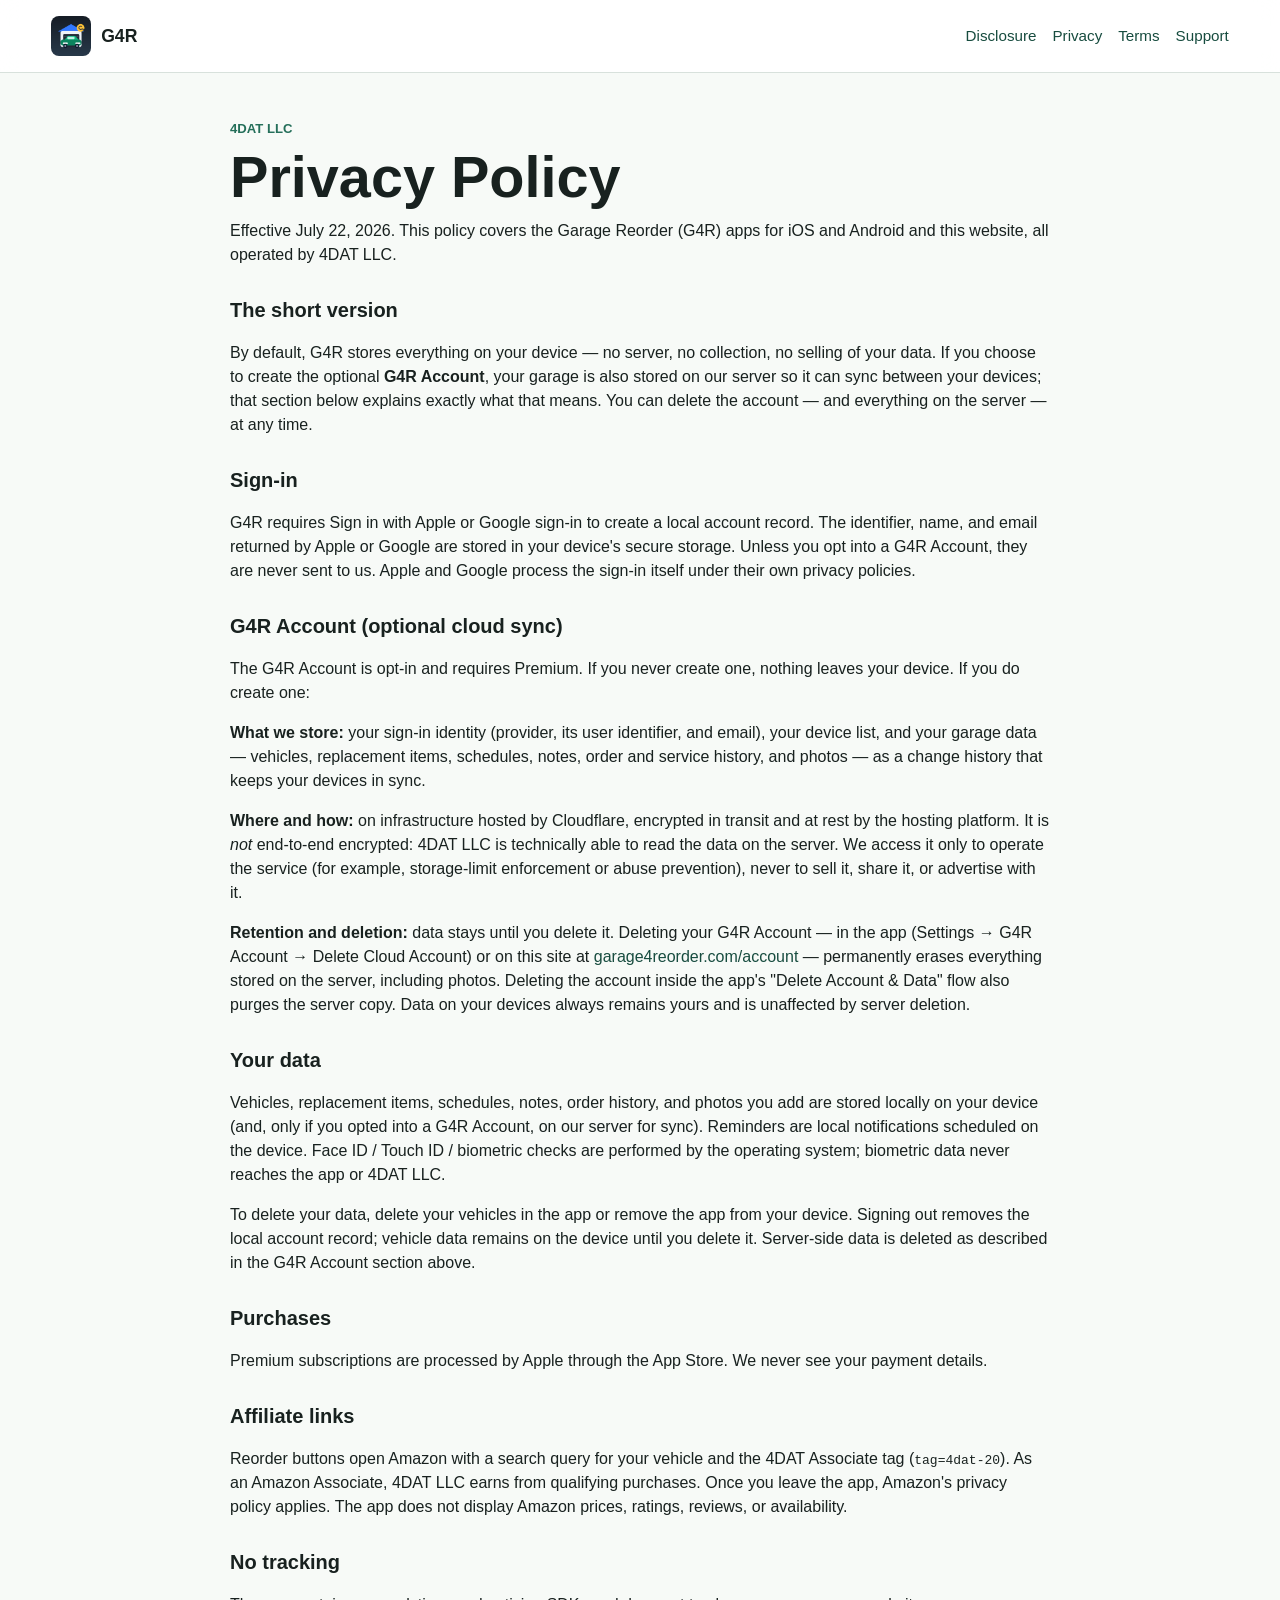
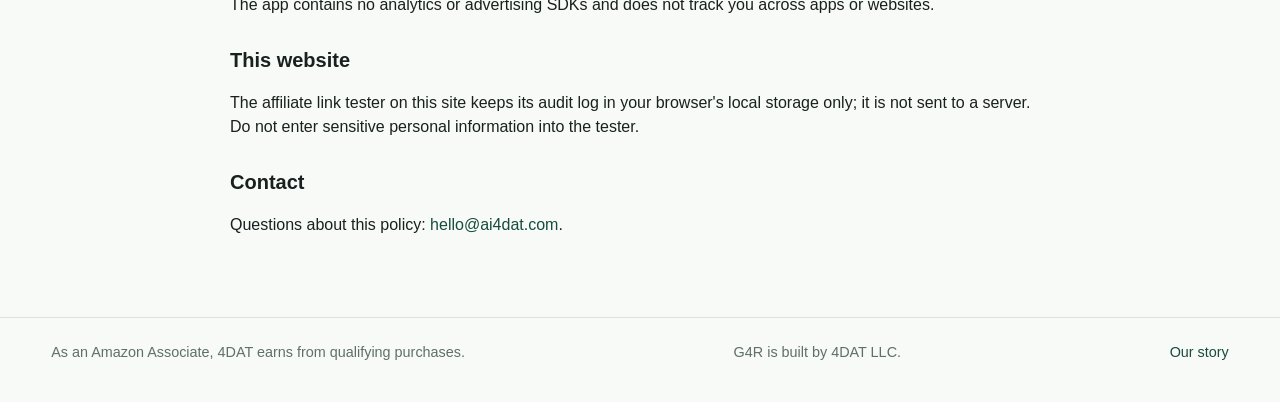
<file: privacy.html>
<!doctype html>
<html lang="en">
  <head>
    <meta charset="utf-8">
    <meta name="viewport" content="width=device-width, initial-scale=1">
    <title>Privacy Policy | G4R</title>
    <link rel="stylesheet" href="./styles.css">
  </head>
  <body>
    <header class="site-header">
      <a class="brand" href="./index.html"><img src="./assets/g4r-icon.png" alt="" width="40" height="40"><span>G4R</span></a>
      <nav aria-label="Site">
        <a href="./affiliate-disclosure.html">Disclosure</a>
        <a href="./privacy.html">Privacy</a>
        <a href="./terms.html">Terms</a>
        <a href="./support.html">Support</a>
      </nav>
    </header>
    <main class="policy">
      <p class="eyebrow">4DAT LLC</p>
      <h1>Privacy Policy</h1>
      <p>Effective July 22, 2026. This policy covers the Garage Reorder (G4R) apps for iOS and Android and this website, all operated by 4DAT LLC.</p>
      <section>
        <h2>The short version</h2>
        <p>By default, G4R stores everything on your device — no server, no collection, no selling of your data. If you choose to create the optional <strong>G4R Account</strong>, your garage is also stored on our server so it can sync between your devices; that section below explains exactly what that means. You can delete the account — and everything on the server — at any time.</p>
      </section>
      <section>
        <h2>Sign-in</h2>
        <p>G4R requires Sign in with Apple or Google sign-in to create a local account record. The identifier, name, and email returned by Apple or Google are stored in your device's secure storage. Unless you opt into a G4R Account, they are never sent to us. Apple and Google process the sign-in itself under their own privacy policies.</p>
      </section>
      <section>
        <h2>G4R Account (optional cloud sync)</h2>
        <p>The G4R Account is opt-in and requires Premium. If you never create one, nothing leaves your device. If you do create one:</p>
        <p><strong>What we store:</strong> your sign-in identity (provider, its user identifier, and email), your device list, and your garage data — vehicles, replacement items, schedules, notes, order and service history, and photos — as a change history that keeps your devices in sync.</p>
        <p><strong>Where and how:</strong> on infrastructure hosted by Cloudflare, encrypted in transit and at rest by the hosting platform. It is <em>not</em> end-to-end encrypted: 4DAT LLC is technically able to read the data on the server. We access it only to operate the service (for example, storage-limit enforcement or abuse prevention), never to sell it, share it, or advertise with it.</p>
        <p><strong>Retention and deletion:</strong> data stays until you delete it. Deleting your G4R Account — in the app (Settings → G4R Account → Delete Cloud Account) or on this site at <a href="./account">garage4reorder.com/account</a> — permanently erases everything stored on the server, including photos. Deleting the account inside the app's "Delete Account &amp; Data" flow also purges the server copy. Data on your devices always remains yours and is unaffected by server deletion.</p>
      </section>
      <section>
        <h2>Your data</h2>
        <p>Vehicles, replacement items, schedules, notes, order history, and photos you add are stored locally on your device (and, only if you opted into a G4R Account, on our server for sync). Reminders are local notifications scheduled on the device. Face ID / Touch ID / biometric checks are performed by the operating system; biometric data never reaches the app or 4DAT LLC.</p>
        <p>To delete your data, delete your vehicles in the app or remove the app from your device. Signing out removes the local account record; vehicle data remains on the device until you delete it. Server-side data is deleted as described in the G4R Account section above.</p>
      </section>
      <section>
        <h2>Purchases</h2>
        <p>Premium subscriptions are processed by Apple through the App Store. We never see your payment details.</p>
      </section>
      <section>
        <h2>Affiliate links</h2>
        <p>Reorder buttons open Amazon with a search query for your vehicle and the 4DAT Associate tag (<code>tag=4dat-20</code>). As an Amazon Associate, 4DAT LLC earns from qualifying purchases. Once you leave the app, Amazon's privacy policy applies. The app does not display Amazon prices, ratings, reviews, or availability.</p>
      </section>
      <section>
        <h2>No tracking</h2>
        <p>The app contains no analytics or advertising SDKs and does not track you across apps or websites.</p>
      </section>
      <section>
        <h2>This website</h2>
        <p>The affiliate link tester on this site keeps its audit log in your browser's local storage only; it is not sent to a server. Do not enter sensitive personal information into the tester.</p>
      </section>
      <section>
        <h2>Contact</h2>
        <p>Questions about this policy: <a href="mailto:hello@ai4dat.com">hello@ai4dat.com</a>.</p>
      </section>
    </main>
    <footer>
      <p>As an Amazon Associate, 4DAT earns from qualifying purchases.</p>
      <p>G4R is built by 4DAT LLC.</p>
      <p><a href="/story">Our story</a></p>
    </footer>
  </body>
</html>
</file>
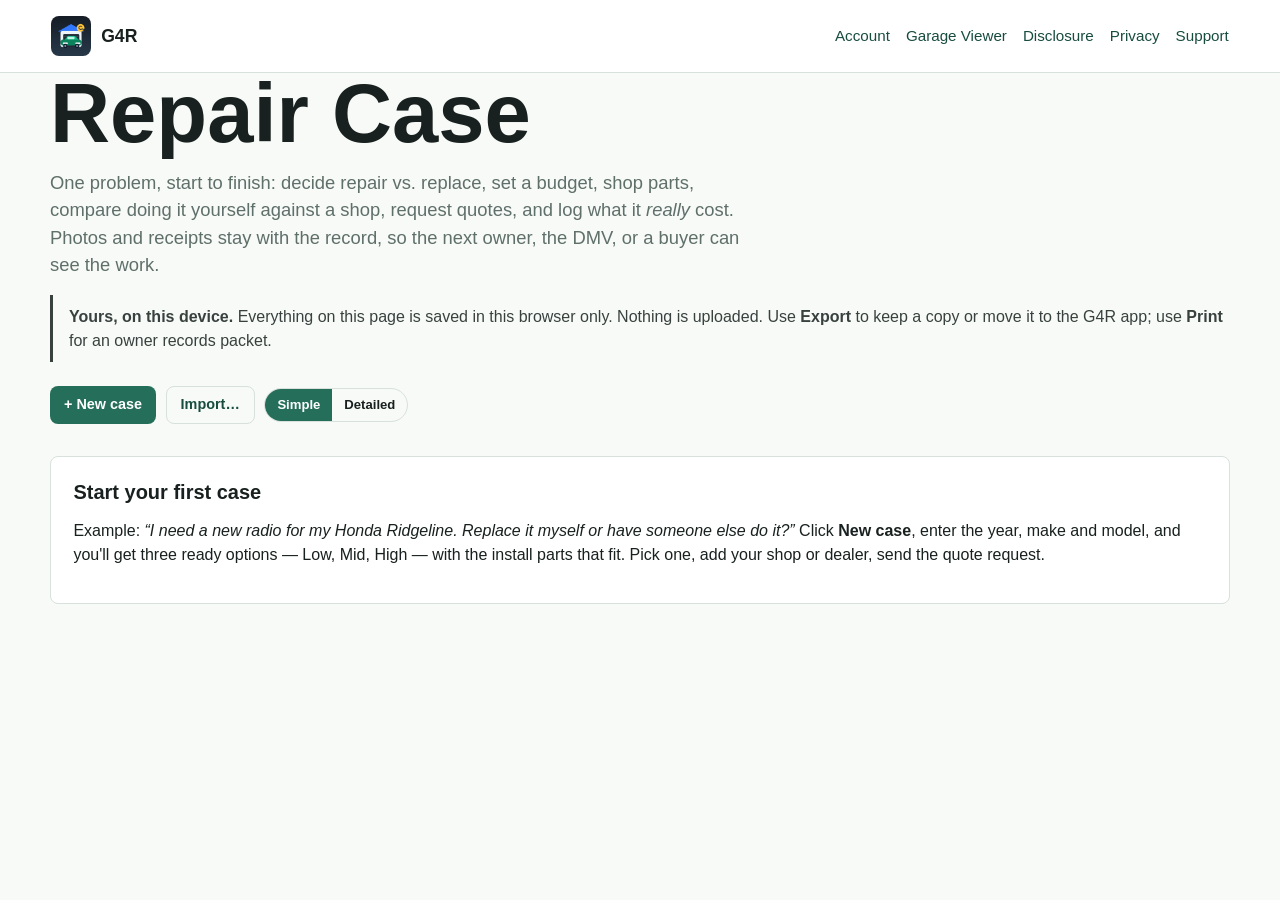
<file: repair-case.html>
<!doctype html>
<html lang="en">
  <head>
    <meta charset="utf-8">
    <meta name="viewport" content="width=device-width, initial-scale=1">
    <title>G4R — Repair Case</title>
    <meta name="description" content="Work one repair from “something's wrong” to “fixed, and here's what it really cost.” Decide repair vs replace, set a budget, shop parts, compare DIY vs a shop, request quotes, log photos and expenses — all stored in your browser.">
    <link rel="stylesheet" href="./styles.css">
    <style>
      main { padding-bottom: 4rem; }
      .viewer-note { border-left: 3px solid currentColor; padding: .6rem 0 .6rem 1rem; opacity: .85; margin: 1rem 0 1.5rem; }
      .case-list { display: flex; flex-wrap: wrap; gap: .6rem; margin: 1rem 0; }
      .case-chip { border: 1px solid var(--line); background: var(--panel); border-radius: 999px; padding: .4rem .9rem; cursor: pointer; font-weight: 600; color: var(--ink); min-height: 0; }
      .case-chip.active { background: var(--accent); color: #fff; border-color: var(--accent); }
      .steps { display: flex; flex-wrap: wrap; gap: .4rem; margin: 1.25rem 0 .5rem; font-size: .8rem; }
      .steps span { padding: .25rem .7rem; border-radius: 999px; border: 1px solid var(--line); background: var(--panel); opacity: .7; }
      .steps span.done { background: #e7f2ed; color: var(--accent-strong); border-color: #cfe3d9; opacity: 1; }
      .steps span.now { background: var(--accent); color: #fff; border-color: var(--accent); opacity: 1; }
      section.card { background: var(--panel); border: 1px solid var(--line); border-radius: 8px; padding: 1.25rem 1.4rem; margin: 1rem 0; }
      section.card h2 { display: flex; align-items: baseline; justify-content: space-between; gap: 1rem; flex-wrap: wrap; margin-bottom: .75rem; }
      section.card h2 small { font-size: .8rem; font-weight: 600; opacity: .6; text-transform: uppercase; letter-spacing: .04em; }
      .grid2 { display: grid; grid-template-columns: repeat(2, minmax(0, 1fr)); gap: 12px; }
      .grid3 { display: grid; grid-template-columns: repeat(3, minmax(0, 1fr)); gap: 12px; }
      .grid4 { display: grid; grid-template-columns: repeat(4, minmax(0, 1fr)); gap: 12px; }
      .row { display: flex; flex-wrap: wrap; gap: .6rem; align-items: center; margin: .75rem 0 0; }
      .row button { min-height: 38px; padding: 0 14px; font-size: .9rem; }
      button.small { min-height: 30px; padding: 0 10px; font-size: .8rem; }
      button.ghost { background: transparent; color: var(--accent-strong); border: 1px solid var(--line); }
      button.ghost:hover { background: #e7f2ed; }
      button.danger { background: transparent; color: #b91c1c; border: 1px solid rgba(220,38,38,.4); }
      button.danger:hover { background: rgba(220,38,38,.08); }
      .tiers { display: grid; grid-template-columns: repeat(4, minmax(0, 1fr)); gap: 10px; margin: .5rem 0; }
      .tier { border: 1px solid var(--line); border-radius: 8px; padding: .8rem .9rem; cursor: pointer; background: #fff; }
      .tier.active { border-color: var(--accent); box-shadow: 0 0 0 3px rgba(37,111,90,.15); }
      .tier strong { display: block; }
      .tier .band { font-weight: 800; color: var(--accent-strong); }
      .tier p { margin: .25rem 0 0; font-size: .85rem; color: var(--muted); }
      table { width: 100%; border-collapse: collapse; font-size: .9rem; }
      th, td { text-align: left; padding: .4rem .5rem; border-bottom: 1px solid var(--line); vertical-align: top; }
      th { font-size: .72rem; text-transform: uppercase; letter-spacing: .04em; opacity: .6; }
      td input, td select, td textarea { min-height: 34px; padding: 5px 8px; font-size: .88rem; }
      td.num input { text-align: right; width: 7em; }
      .pill { display: inline-block; padding: .1rem .5rem; border-radius: 999px; font-size: .75rem; font-weight: 600; background: rgba(128,128,128,.14); }
      .pill.verified { background: rgba(22,163,74,.15); color: #15803d; }
      .pill.likely { background: rgba(217,119,6,.15); color: #b45309; }
      .pill.unknown { background: rgba(220,38,38,.12); color: #b91c1c; }
      .pill.best { background: rgba(22,163,74,.15); color: #15803d; }
      .checklist label { display: flex; gap: .6rem; align-items: flex-start; font-weight: 500; color: var(--ink); font-size: .95rem; margin: .35rem 0; }
      .checklist input[type=checkbox] { width: auto; min-height: 0; margin-top: .3rem; }
      .photos { display: grid; grid-template-columns: repeat(auto-fill, minmax(140px, 1fr)); gap: 10px; margin-top: .75rem; }
      .photo { border: 1px solid var(--line); border-radius: 8px; overflow: hidden; background: #fff; }
      .photo img { display: block; width: 100%; aspect-ratio: 4/3; object-fit: cover; }
      .photo input { border: 0; border-radius: 0; min-height: 32px; font-size: .82rem; }
      .photo .photo-actions { display: flex; justify-content: space-between; padding: .3rem .4rem; font-size: .75rem; color: var(--muted); }
      .photo .photo-actions button { min-height: 0; padding: 0; background: none; color: #b91c1c; font-size: .75rem; }
      .compare td.total { font-weight: 800; }
      .summary { display: grid; grid-template-columns: repeat(auto-fit, minmax(150px, 1fr)); gap: 12px; margin: .5rem 0 1rem; }
      .summary div { border: 1px solid var(--line); border-radius: 8px; padding: .7rem .9rem; background: #fff; }
      .summary dt { font-size: .72rem; text-transform: uppercase; letter-spacing: .04em; color: var(--muted); }
      .summary dd { margin: .15rem 0 0; font-weight: 800; font-size: 1.15rem; }
      .timeline { list-style: none; padding: 0; margin: .5rem 0 0; font-size: .88rem; }
      .timeline li { padding: .35rem 0; border-bottom: 1px solid var(--line); display: grid; grid-template-columns: 9.5em 1fr; gap: .8rem; }
      .timeline time { color: var(--muted); }
      .affiliate { font-size: .78rem; color: var(--muted); }
      .script { white-space: pre-wrap; background: #f4f7f5; border: 1px solid var(--line); border-radius: 8px; padding: .8rem 1rem; font-size: .9rem; font-family: inherit; }
      textarea.notes { min-height: 70px; }
      .hint { font-size: .85rem; color: var(--muted); margin: .25rem 0 .5rem; }
      .status-line { font-weight: 600; min-height: 1.4em; }
      .status-line.err { color: #b91c1c; }
      details summary { cursor: pointer; font-weight: 700; color: var(--accent-strong); margin: .5rem 0; }
      .sale-note { background: var(--warn-bg); border: 1px solid var(--warn-line); border-radius: 8px; padding: .8rem 1rem; font-size: .9rem; }
      @media (max-width: 860px) { .grid3, .grid4, .tiers { grid-template-columns: 1fr 1fr; } .timeline li { grid-template-columns: 1fr; gap: .1rem; } }
      @media (max-width: 560px) { .grid2, .grid3, .grid4, .tiers { grid-template-columns: 1fr; } button { width: auto; } }
      @media print {
        .site-header, .no-print, .steps, .case-list, button, .hint, textarea:placeholder-shown, input:placeholder-shown { display: none !important; }
        section.card { break-inside: avoid; box-shadow: none; }
        input, select, textarea { border: 0; padding: 0; min-height: 0; background: transparent; }
        .photos { grid-template-columns: repeat(3, 1fr); }
        .print-only { display: block !important; }
      }
      .print-only { display: none; }
      .options3 { display: grid; grid-template-columns: repeat(3, minmax(0, 1fr)); gap: 12px; margin: .5rem 0; }
      .opt { border: 1px solid var(--line); border-radius: 10px; padding: 1rem 1.1rem; background: #fff; display: flex; flex-direction: column; gap: .4rem; }
      .opt.picked { border-color: var(--accent); box-shadow: 0 0 0 3px rgba(37,111,90,.15); }
      .opt .tiername { font-size: .75rem; text-transform: uppercase; letter-spacing: .05em; color: var(--muted); font-weight: 800; }
      .opt h3 { margin: 0; font-size: 1.05rem; }
      .opt .price { font-size: 1.3rem; font-weight: 800; color: var(--accent-strong); }
      .opt .price small { font-size: .75rem; color: var(--muted); font-weight: 600; }
      .opt ul { margin: 0; padding-left: 1.1rem; font-size: .85rem; color: var(--muted); }
      .opt .why { font-size: .85rem; margin: 0; }
      .opt .btns { display: flex; flex-wrap: wrap; gap: .4rem; margin-top: auto; padding-top: .4rem; }
      .opt .btns button, .opt .btns a { min-height: 34px; padding: 0 10px; font-size: .85rem; display: inline-flex; align-items: center; border-radius: 8px; font-weight: 700; }
      .opt .btns a { border: 1px solid var(--line); color: var(--accent-strong); }
      .mode-toggle { display: inline-flex; gap: 0; border: 1px solid var(--line); border-radius: 999px; overflow: hidden; }
      .mode-toggle button { min-height: 32px; padding: 0 12px; font-size: .82rem; background: transparent; color: var(--ink); border-radius: 0; }
      .mode-toggle button.on { background: var(--accent); color: #fff; }
      body.simple .detail { display: none; }
      body.simple .steps { display: none; }
      @media (max-width: 860px) { .options3 { grid-template-columns: 1fr; } }
    </style>
  </head>
  <body>
    <header class="site-header">
      <a class="brand" href="./index.html" aria-label="G4R home">
        <img src="./assets/g4r-icon.png" alt="" width="40" height="40">
        <span>G4R</span>
      </a>
      <nav aria-label="Site">
        <a href="./account.html">Account</a>
        <a href="./garage-viewer.html">Garage Viewer</a>
        <a href="./affiliate-disclosure.html">Disclosure</a>
        <a href="./privacy.html">Privacy</a>
        <a href="./support.html">Support</a>
      </nav>
    </header>

    <main>
      <h1>Repair Case</h1>
      <p class="lede">One problem, start to finish: decide repair vs. replace, set a budget, shop parts, compare doing it yourself against a shop, request quotes, and log what it <em>really</em> cost. Photos and receipts stay with the record, so the next owner, the DMV, or a buyer can see the work.</p>
      <p class="viewer-note"><strong>Yours, on this device.</strong> Everything on this page is saved in this browser only. Nothing is uploaded. Use <strong>Export</strong> to keep a copy or move it to the G4R app; use <strong>Print</strong> for an owner records packet.</p>

      <div class="no-print">
        <div class="row">
          <button id="newCaseBtn" type="button">+ New case</button>
          <button id="exportBtn" type="button" class="ghost">Export case (.json)</button>
          <button id="importBtn" type="button" class="ghost">Import…</button>
          <input type="file" id="importFile" accept=".json,application/json" hidden>
          <button id="printBtn" type="button" class="ghost">Print / owner records packet</button>
          <button id="deleteCaseBtn" type="button" class="danger">Delete this case</button>
          <span class="mode-toggle" title="Simple shows the vehicle, your three options, one shop, photos and the summary. Detailed shows everything."><button type="button" id="modeSimple">Simple</button><button type="button" id="modeDetailed">Detailed</button></span>
          <span id="saveStatus" class="status-line"></span>
        </div>
        <div class="case-list" id="caseList"></div>
      </div>

      <div id="caseView" hidden>
        <div class="steps" id="steps"></div>

        <!-- 1. Vehicle + case -->
        <section class="card" id="sec-case">
          <h2>Your vehicle &amp; the problem <small>case</small></h2>
          <div class="no-print" id="garageImport" style="border:1px dashed var(--line);border-radius:8px;padding:.8rem 1rem;margin-bottom:1rem">
            <strong>Use a vehicle from your G4R app</strong>
            <p class="hint" style="margin:.2rem 0 .5rem">Sign in with the same Google or Apple account you use in the app and your synced vehicles appear here. No account? Export a <strong>.g4r</strong> garage file from the app (Settings › Transfer / Back Up Garage) and drop it below — it's read in your browser only.</p>
            <div class="row" style="margin:0">
              <div id="googleButton"></div>
              <button id="appleButton" type="button" class="ghost" hidden> Sign in with Apple</button>
              <button id="garageRefreshBtn" type="button" class="ghost" hidden>Refresh garage</button>
              <button id="garageSignOutBtn" type="button" class="ghost small" hidden>Sign out</button>
              <button id="g4rFileBtn" type="button" class="ghost">Open a .g4r file…</button>
              <input type="file" id="g4rFile" accept=".g4r,.json,application/json" hidden>
              <span id="garageStatus" class="status-line"></span>
            </div>
            <div id="vehiclePick" class="row" style="margin-top:.6rem"></div>
          </div>
          <div class="grid4">
            <label>Year <input data-f="v.year" inputmode="numeric" placeholder="2018"></label>
            <label>Make <input data-f="v.make" placeholder="Honda"></label>
            <label>Model <input data-f="v.model" placeholder="Ridgeline"></label>
            <label>Trim <input data-f="v.trim" placeholder="RTL"></label>
          </div>
          <div class="grid3">
            <label>Mileage <input data-f="v.mileage" inputmode="numeric" placeholder="87,500"></label>
            <label>VIN <span class="hint" style="display:inline">(stays off messages unless you toggle it)</span><input data-f="v.vin" placeholder="optional"></label>
            <label>License plate <input data-f="v.plate" placeholder="optional"></label>
          </div>
          <div class="grid3">
            <label>Category
              <select data-f="category" id="categorySel"></select>
            </label>
            <label>Case title <input data-f="title" placeholder="Radio replacement"></label>
            <label>Status
              <select data-f="status">
                <option value="diagnosing">Diagnosing</option>
                <option value="planning">Planning</option>
                <option value="sourcing">Sourcing parts</option>
                <option value="scheduled">Scheduled</option>
                <option value="inProgress">In progress</option>
                <option value="completed">Completed</option>
                <option value="abandoned">Abandoned</option>
              </select>
            </label>
          </div>
          <label>Symptom <textarea data-f="symptom" class="notes" placeholder="Screen stays black, no sound. Started after a cold morning…"></textarea></label>
          <div id="vehicleFacts"></div>
          <label>Notes <textarea data-f="notes.case" class="notes" placeholder="Anything else worth remembering about this problem."></textarea></label>
        </section>

        <!-- Your 3 options (simple mode's heart) -->
        <section class="card" id="sec-options">
          <h2>Your 3 options <small>one per budget</small></h2>
          <p class="hint" id="optionsHint"></p>
          <div class="options3" id="options3"></div>
          <p class="affiliate">Prices are approximate street prices for planning; the retailer link shows today's. Amazon links are paid links (4DAT may earn a commission). Install parts and fitment are from the manufacturer's fit guide where cited; confirm for your exact trim before ordering.</p>
          <label>Notes <textarea data-f="notes.options" class="notes" placeholder="Which one you're leaning toward and why."></textarea></label>
        </section>

        <!-- 2. Diagnose first -->
        <section class="card detail" id="sec-diagnose">
          <h2>2. Diagnose first — repair or replace? <small>$0 fixes come first</small></h2>
          <p class="hint">Check these before buying anything. Whatever you find goes on the record either way.</p>
          <div class="checklist" id="diagList"></div>
          <div class="grid2">
            <label>Outcome
              <select data-f="diag.outcome">
                <option value="">Undecided</option>
                <option value="repaired">Fixed it — no replacement needed</option>
                <option value="replace">Needs replacement</option>
                <option value="repairable">Repairable (send unit out / component fix)</option>
              </select>
            </label>
            <label>What you found <input data-f="diag.finding" placeholder="Fuse fine, unit dead after reset"></label>
          </div>
          <label>Notes <textarea data-f="notes.diag" class="notes"></textarea></label>
        </section>

        <!-- 3. Budget -->
        <section class="card detail" id="sec-budget">
          <h2>3. Budget <small>a band, not a brand</small></h2>
          <div class="tiers" id="tiers"></div>
          <div class="grid2" id="customBand" hidden>
            <label>Min $ <input data-f="budget.min" inputmode="numeric"></label>
            <label>Max $ <input data-f="budget.max" inputmode="numeric"></label>
          </div>
          <label>Notes <textarea data-f="notes.budget" class="notes" placeholder="Why this band? Must-haves (CarPlay, backup camera, keep steering controls)…"></textarea></label>
        </section>

        <!-- 4. Parts -->
        <section class="card detail" id="sec-parts">
          <h2>4. Shop parts <small>fitment is the hard part</small></h2>
          <p class="hint">Add candidates as you find them. Fitment confidence is honest: <span class="pill verified">verified</span> only when a trusted source says it fits <em>your</em> year and trim.</p>
          <div class="row" id="partLinks"></div>
          <p class="affiliate">Amazon links carry 4DAT's associate tag — as an Amazon Associate, 4DAT may earn from qualifying purchases. Other retailer links are plain searches. Confirm fitment before you buy.</p>
          <details><summary>Pre-purchase gotchas for this category</summary><div class="checklist" id="gotchas"></div></details>
          <div style="overflow-x:auto">
          <table id="partsTable">
            <thead><tr><th>Part</th><th>Brand / part #</th><th>Tier</th><th>Price</th><th>Fitment</th><th>Also needed</th><th>Who buys</th><th>Status</th><th>Link</th><th></th></tr></thead>
            <tbody></tbody>
          </table>
          </div>
          <div class="row"><button type="button" class="ghost" id="addPartBtn">+ Add part candidate</button></div>
          <label>Notes <textarea data-f="notes.parts" class="notes"></textarea></label>
        </section>

        <!-- 5. Avenues -->
        <section class="card detail" id="sec-avenues">
          <h2>5. Choose an avenue <small>DIY · with a friend · shop</small></h2>
          <p class="hint">Estimates go here. Actuals go in Expenses below, so you can see how close you were.</p>
          <div style="overflow-x:auto">
          <table class="compare" id="avenuesTable">
            <thead><tr><th>Avenue</th><th>Parts $</th><th>Labor $</th><th>Tools / extras $</th><th>Hours</th><th>Difficulty 1–5</th><th>Risk / warranty note</th><th>Total</th><th>Pick</th></tr></thead>
            <tbody></tbody>
          </table>
          </div>
          <div id="diyBlock">
            <details><summary>DIY checklist, tools, and the “bring a friend” list</summary>
              <div class="checklist" id="diyList"></div>
              <div class="grid2">
                <label>Friend / helper <input data-f="diy.friend" placeholder="Who's helping, what they're lending"></label>
                <label>Guide links <input data-f="diy.guides" placeholder="Paste links to the guides you're following"></label>
              </div>
              <p class="hint">Photograph connectors and trim before you unplug anything. Those photos attach to this case below.</p>
            </details>
          </div>
          <label>Notes <textarea data-f="notes.avenues" class="notes"></textarea></label>
        </section>

        <!-- 6. Shops + quotes -->
        <section class="card" id="sec-quotes">
          <h2>Your shop or dealer <small>we draft the ask, you send it</small></h2>
          <p class="hint">Add the shop, dealer, or technician you'd actually use. Pick an option above first and the request names that exact part.</p>
          <div class="grid3">
            <label>Your name <input data-f="me.name" placeholder="for the message signature"></label>
            <label>Your phone <input data-f="me.phone" placeholder="optional"></label>
            <label>Availability <input data-f="me.avail" placeholder="weekdays after 3, Saturdays"></label>
          </div>
          <div class="row">
            <label style="display:flex;gap:.4rem;align-items:center"><input type="checkbox" data-f="msg.includeBudget" style="width:auto;min-height:0"> Include budget range</label>
            <label style="display:flex;gap:.4rem;align-items:center"><input type="checkbox" data-f="msg.includeVIN" style="width:auto;min-height:0"> Include VIN</label>
            <label>Part supply
              <select data-f="msg.supply">
                <option value="either">Open to either</option>
                <option value="me">I'm supplying the part</option>
                <option value="shop">Please quote with you supplying it</option>
              </select>
            </label>
          </div>
          <details><summary>Preview the quote request</summary><pre class="script" id="msgPreview"></pre>
            <div class="row"><button type="button" class="ghost small" id="copyMsgBtn">Copy message</button></div>
          </details>
          <div style="overflow-x:auto">
          <table id="quotesTable">
            <thead><tr><th>Shop</th><th>Contact</th><th>Send</th><th>Parts $</th><th>Labor $</th><th>Fees $</th><th>Total</th><th>Part by</th><th>Warranty</th><th>Lead days</th><th>Valid until</th><th>Status</th><th></th></tr></thead>
            <tbody></tbody>
          </table>
          </div>
          <div class="row"><button type="button" class="ghost" id="addQuoteBtn">+ Add shop / quote</button></div>
          <div id="callScript"></div>
          <label>Notes <textarea data-f="notes.quotes" class="notes" placeholder="Who said what, who you'd actually trust with the dash…"></textarea></label>
        </section>

        <!-- 7. Photos -->
        <section class="card" id="sec-photos">
          <h2>Photos &amp; receipts <small>owner-owned records</small></h2>
          <p class="sale-note"><strong>Why bother:</strong> dated photos of the problem, the part, the work, and the receipts are what proves the repair to a buyer, a dealer on trade-in, a warranty desk, or the DMV at title transfer. They stay with this record and print in the owner records packet.</p>
          <div class="row no-print">
            <input type="file" id="photoInput" accept="image/*" capture="environment" multiple hidden>
            <button type="button" class="ghost" id="addPhotoBtn">+ Add photo / take picture</button>
            <button type="button" class="ghost" id="addReceiptBtn">+ Add receipt image</button>
            <span class="hint" id="photoHint"></span>
          </div>
          <div class="photos" id="photos"></div>
        </section>

        <!-- 8. Expenses -->
        <section class="card detail" id="sec-expenses">
          <h2>8. Expenses <small>actuals</small></h2>
          <div style="overflow-x:auto">
          <table id="expensesTable">
            <thead><tr><th>Date</th><th>Kind</th><th>Vendor</th><th>What</th><th>Amount</th><th></th></tr></thead>
            <tbody></tbody>
          </table>
          </div>
          <div class="row"><button type="button" class="ghost" id="addExpenseBtn">+ Add expense</button></div>
        </section>

        <!-- 9. Custom fields -->
        <section class="card detail" id="sec-custom">
          <h2>9. Your own fields <small>custom</small></h2>
          <p class="hint">Anything this page didn't think of: radio code location, warranty claim number, who recommended the shop, torque specs…</p>
          <table id="customTable"><thead><tr><th style="width:30%">Field</th><th>Value</th><th></th></tr></thead><tbody></tbody></table>
          <div class="row"><button type="button" class="ghost" id="addCustomBtn">+ Add field</button></div>
        </section>

        <!-- 10. Complete -->
        <section class="card" id="sec-complete">
          <h2>Done — what it really cost <small>summary</small></h2>
          <dl class="summary" id="summary"></dl>
          <div class="grid3">
            <label>Completed on <input type="date" data-f="completedAt"></label>
            <label>Mileage at completion <input data-f="completedMileage" inputmode="numeric"></label>
            <label>Who did the work <input data-f="completedBy" placeholder="Me + Dave / Gagnons"></label>
          </div>
          <label>Service record description <input data-f="serviceDescription" placeholder="Replaced factory head unit with …"></label>
          <div class="row no-print"><button type="button" id="completeBtn">Mark completed</button></div>
          <p class="hint">Marking completed writes a service record line for this vehicle's history and closes the case. Exported JSON carries the service record so the G4R app can import it when the import ships.</p>
          <div class="print-only" id="printFooter"></div>
        </section>

        <!-- Timeline -->
        <section class="card detail" id="sec-timeline">
          <h2>Timeline <small>append-only</small></h2>
          <ul class="timeline" id="timeline"></ul>
          <div class="row no-print"><input id="eventText" placeholder="Add a note to the timeline (e.g. “called Gagnons, left message”)" style="flex:1;min-width:220px"><button type="button" class="ghost" id="addEventBtn">Add</button></div>
        </section>
      </div>

      <div id="emptyView">
        <section class="card">
          <h2>Start your first case</h2>
          <p>Example: <em>“I need a new radio for my Honda Ridgeline. Replace it myself or have someone else do it?”</em> Click <strong>New case</strong>, enter the year, make and model, and you'll get three ready options — Low, Mid, High — with the install parts that fit. Pick one, add your shop or dealer, send the quote request.</p>
        </section>
      </div>
    </main>

    <script>
      // ------------------------------------------------------------------
      // Repair Case — Phase A (client-only). Spec: Operations/G4R_Repair_Case_SPEC.md
      // Storage: localStorage for the case list + case data; IndexedDB for photos.
      // Field names mirror the spec's entities so a future import into the apps
      // (RepairCase, CaseOption, PartCandidate, Quote, CaseExpense, CaseEvent) is direct.
      // ------------------------------------------------------------------
      const LS_KEY = 'g4r.repairCases.v1';
      const ASSOCIATE_TAG = '4dat-20';
      const uid = () => crypto.randomUUID();
      const nowISO = () => new Date().toISOString();
      const esc = (s) => String(s ?? '').replace(/[&<>"]/g, c => ({ '&': '&amp;', '<': '&lt;', '>': '&gt;', '"': '&quot;' }[c]));
      const num = (v) => { const n = parseFloat(String(v ?? '').replace(/[^0-9.\-]/g, '')); return isNaN(n) ? 0 : n; };
      const money = (n) => '$' + Math.round(n).toLocaleString();
      const fmtDate = (s) => s ? new Date(s).toLocaleDateString() : '—';

      // ---- Category seed: checklists, budget bands, gotchas, retailer links --
      const CATEGORIES = {
        radio: {
          title: 'Radio / infotainment',
          search: 'car stereo head unit',
          bands: { low: [60, 200], mid: [200, 600], high: [600, 1500] },
          bandText: {
            low: 'Used/salvage OEM unit, refurbished, or repair the existing one. You accept the risk; little or no warranty.',
            mid: 'New quality aftermarket unit, or reman OEM with warranty. Usually needs a dash kit + harness.',
            high: 'New OEM from the dealer, or premium aftermarket with wireless CarPlay/Android Auto and camera support.',
          },
          diagnose: [
            'Check the radio / audio fuses (cabin fuse box and under-hood box).',
            'Disconnect the battery for 10 minutes, reconnect, try again (hard reset).',
            'Check the harness connector behind the unit is seated; look for corrosion.',
            'Is there a software update or a known issue/recall for this unit on this vehicle?',
            'Does the screen light at all? Backlight-only failures are often repairable for less than replacement.',
            'Do you have the anti-theft radio code (or does this vehicle need one)?',
          ],
          gotchas: [
            'Anti-theft / radio code — find it before you pull the unit.',
            'Steering-wheel controls need an adapter to keep working.',
            'Factory amp / premium audio changes the harness you need.',
            'Backup camera retention — confirm the new unit accepts the factory camera.',
            'Antenna adapter — factory plugs are rarely standard.',
            'Dash trim kit — the hole is almost never a plain double-DIN.',
            'Climate or vehicle settings integrated into the head unit can rule out a simple swap on some vehicles. Verify for your generation and trim.',
          ],
          diy: [
            'Photograph the dash and every connector before unplugging.',
            'Disconnect the battery negative terminal; wait 10 minutes (airbag-adjacent trim).',
            'Plastic trim tools, Phillips/Torx bits, zip ties, electrical tape, multimeter.',
            'Bench-test the new unit on the harness before closing up the dash.',
            'Stop and call a shop if: airbag connectors are in the way, wiring colors don’t match the harness chart, or trim won’t release.',
          ],
          alsoNeeded: 'dash kit, wiring harness, steering-control adapter, antenna adapter',
        },
        battery: {
          title: 'Battery', search: 'car battery',
          bands: { low: [80, 140], mid: [140, 220], high: [220, 400] },
          bandText: { low: 'Store brand, shorter warranty.', mid: 'Name brand, 3-yr warranty.', high: 'AGM / OEM.' },
          diagnose: ['Test voltage at rest (12.6V healthy) and while cranking.', 'Clean and tighten terminals.', 'Have the alternator tested free at a parts store.', 'Check the battery date code.'],
          gotchas: ['Group size and terminal orientation.', 'AGM vs flooded — match what the vehicle calls for.', 'Battery registration on some newer vehicles.', 'Core charge refund.'],
          diy: ['Photograph terminals before removal.', 'Negative off first, on last.', 'Memory saver if you want to keep radio presets.'], alsoNeeded: 'terminal cleaner, anti-corrosion washers',
        },
        brakes: {
          title: 'Brakes (pads / rotors)', search: 'brake pads rotors',
          bands: { low: [60, 150], mid: [150, 350], high: [350, 800] },
          bandText: { low: 'Pads only, economy.', mid: 'Quality pads + rotors.', high: 'OEM or performance kit.' },
          diagnose: ['Measure pad thickness.', 'Check rotor for scoring or lip.', 'Noise only when cold? Could be normal.', 'Pulsing = rotors; grinding = metal on metal, stop driving.'],
          gotchas: ['Front vs rear, and which axle.', 'Electronic parking brake needs service mode.', 'Caliper hardware and lube included?', 'Brake fluid flush interval.'],
          diy: ['Jack stands, never just a jack.', 'Torque wrench for lugs and caliper bolts.', 'Photograph clip orientation before removal.'], alsoNeeded: 'hardware kit, brake grease, brake cleaner',
        },
        tires: {
          title: 'Tires', search: 'tires',
          bands: { low: [320, 500], mid: [500, 800], high: [800, 1400] },
          bandText: { low: 'Budget set of 4.', mid: 'Major brand all-season.', high: 'Premium / OEM spec.' },
          diagnose: ['Tread depth (penny test, 2/32 min, 4/32 for wet).', 'Date code — over 6 years is suspect regardless of tread.', 'Uneven wear points to alignment, not tires.', 'Slow leak may be a plug, not a tire.'],
          gotchas: ['Size, load index, speed rating on the door sticker.', 'TPMS sensors and reset.', 'Mounting/balancing/disposal fees.', 'Alignment after.'],
          diy: ['Most people: buy online, have a shop mount.'], alsoNeeded: 'valve stems, TPMS service kits',
        },
        other: {
          title: 'Other / custom', search: '',
          bands: { low: [0, 100], mid: [100, 400], high: [400, 1500] },
          bandText: { low: 'Cheapest realistic.', mid: 'Best value.', high: 'Cleanest fit and warranty.' },
          diagnose: ['Is there a $0 fix? (fuse, connector, reset, software).', 'Is there a recall or TSB for this symptom?', 'Still under warranty?'],
          gotchas: ['Confirm fitment for your exact year and trim.'], diy: ['Photograph before you take anything apart.'], alsoNeeded: '',
        },
      };
      // ---- Curated fitment table (v1): make|model → year ranges → install parts + one candidate per tier.
      // Head-unit prices are approximate street prices (Oct 2026) for planning only. Sources are shown on the card.
      const FITMENT = {
        'honda|ridgeline': [{
          years: [2006, 2014], platform: 'Honda Ridgeline 2006–2014 (1st gen)',
          facts: 'Double-DIN opening with a Metra kit. Trucks with factory navigation use a different kit (Metra 95-7884B).',
          install: [
            { name: 'Metra 95-7870G dash kit (double-DIN, gray; 95-7870T taupe)', price: 25, fitment: 'verified', source: 'metraonline.com 95-7870T fit list: Honda Ridgeline 2005–2014', url: 'https://www.metraonline.com/product/95-7870T' },
            { name: 'Metra 70-1729 wiring harness (Honda 2009–2014)', price: 15, fitment: 'verified', source: 'Metra kit page lists 70-1729 for 2009–2014 Honda', url: 'https://www.metraonline.com/product/95-7870T' },
            { name: 'Metra 40-HD10 antenna adapter (Honda 2005-up)', price: 10, fitment: 'verified', source: 'Metra kit page', url: 'https://www.metraonline.com/product/95-7870T' },
            { name: 'Axxess ASWC-1 steering-wheel control interface (if you want the wheel buttons to keep working)', price: 50, fitment: 'likely', source: 'Universal interface; Ridgeline-specific fit not confirmed — check the Axxess fit guide', url: 'https://axxessinterfaces.com/resources/updates' },
          ],
          candidates: {
            low:  { name: 'Pioneer MVH-S322BT (single-DIN, Bluetooth, no screen)', price: 110, why: 'Cheapest working radio with hands-free calling. Uses the single-DIN pocket kit (Metra 99-7870G) instead of the double-DIN kit.', fitment: 'likely', source: 'Standard single-DIN chassis; Metra 99-7870G listed for Ridgeline', url: 'https://www.metraonline.com/product/99-7870G', amazonQ: 'Pioneer MVH-S322BT', installOverride: ['Metra 99-7870G single-DIN kit w/ pocket', 'Metra 70-1729 harness', 'Metra 40-HD10 antenna adapter'] },
            mid:  { name: 'Pioneer DMH-1800NEX (6.8" touchscreen, wired CarPlay / Android Auto)', price: 350, why: 'Best value: CarPlay/Android Auto, backup-camera input, and a known fit for this truck.', fitment: 'likely', source: 'Sonic Electronix lists it as “Fits your Ridgeline” (2010)', url: 'https://www.sonicelectronix.com/2010-honda-ridgeline-android-auto-stereos', amazonQ: 'Pioneer DMH-1800NEX' },
            high: { name: 'Pioneer DMH-W3050NEX (6.8", wireless CarPlay / Android Auto)', price: 600, why: 'Wireless CarPlay/Android Auto, HD radio, camera input — the cleanest everyday experience.', fitment: 'likely', source: 'Sonic Electronix lists it for the 2010 Ridgeline', url: 'https://www.sonicelectronix.com/2010-honda-ridgeline-android-auto-stereos', amazonQ: 'Pioneer DMH-W3050NEX' },
          },
          labor: [120, 250], laborNote: 'Shops typically quote 1–2 hours of labor for a head unit swap with steering-control interface.',
        }],
      };
      function fitmentFor(c) {
        const key = `${(c.v.make || '').trim().toLowerCase()}|${(c.v.model || '').trim().toLowerCase()}`;
        const y = num(c.v.year);
        return (FITMENT[key] || []).find(r => !y || (y >= r.years[0] && y <= r.years[1])) || null;
      }
      function renderOptions() {
        const c = active(); const host = document.getElementById('options3'); const hint = document.getElementById('optionsHint');
        const cat = CATEGORIES[c.category] || CATEGORIES.other;
        if (c.category !== 'radio') { hint.textContent = `Curated options exist for radios first. For ${cat.title.toLowerCase()}, use the budget bands and the retailer links in the detailed view.`; host.innerHTML = ''; return; }
        const fit = fitmentFor(c);
        if (!fit) {
          hint.textContent = vehicleName(c) === 'Vehicle' ? 'Enter year, make and model above to see three ready options.' : `No curated options for a ${vehicleName(c)} yet — these links run the retailer's own fitment check for your truck.`;
          const q = `${vehicleName(c)} car stereo`;
          host.innerHTML = ['low', 'mid', 'high'].map(t => `<div class="opt"><span class="tiername">${t}</span><h3>${esc(cat.bandText[t].split('.')[0])}</h3><span class="price">${money(cat.bands[t][0])}–${money(cat.bands[t][1])} <small>band</small></span>
            <div class="btns"><a href="https://www.crutchfield.com/search?${new URLSearchParams({ q })}" target="_blank" rel="noopener">Crutchfield fit check ↗</a><a href="https://www.amazon.com/s?${new URLSearchParams({ k: q, tag: ASSOCIATE_TAG })}" target="_blank" rel="noopener sponsored">Amazon (paid) ↗</a></div></div>`).join('');
          return;
        }
        hint.innerHTML = `<strong>${esc(fit.platform)}.</strong> ${esc(fit.facts)} ${esc(fit.laborNote)}`;
        const kitTotal = fit.install.reduce((s, p) => s + p.price, 0);
        host.innerHTML = ['low', 'mid', 'high'].map(t => {
          const k = fit.candidates[t]; const picked = c.parts.some(p => p.name === k.name && (p.status === 'chosen' || p.status === 'ordered' || p.status === 'received' || p.status === 'installed'));
          const installList = k.installOverride || fit.install.map(p => p.name);
          const total = k.price + kitTotal;
          return `<div class="opt${picked ? ' picked' : ''}" data-tier="${t}">
            <span class="tiername">${t} ${picked ? '· picked' : ''}</span>
            <h3>${esc(k.name)}</h3>
            <span class="price">≈ ${money(k.price)} <small>radio</small> &nbsp;·&nbsp; ≈ ${money(total)} <small>with install parts</small></span>
            <p class="why">${esc(k.why)}</p>
            <span><span class="pill ${k.fitment}">${k.fitment}</span> <small class="hint" style="display:inline">${esc(k.source)}</small></span>
            <ul>${installList.map(n => `<li>${esc(n)}</li>`).join('')}</ul>
            <div class="btns">
              <button type="button" data-pick-tier="${t}">${picked ? 'Picked ✓' : 'Pick this'}</button>
              <a href="https://www.amazon.com/s?${new URLSearchParams({ k: k.amazonQ, tag: ASSOCIATE_TAG })}" target="_blank" rel="noopener sponsored">Amazon (paid) ↗</a>
              <a href="${esc(k.url)}" target="_blank" rel="noopener">Fit source ↗</a>
            </div></div>`;
        }).join('');
        host.querySelectorAll('[data-pick-tier]').forEach(b => b.addEventListener('click', () => pickCandidate(fit, b.dataset.pickTier)));
      }
      function pickCandidate(fit, tier) {
        const c = active(); const k = fit.candidates[tier];
        // un-choose any other curated pick, then add/choose this one + its install parts
        c.parts.forEach(p => { if (p.curated && p.status === 'chosen') p.status = 'considering'; });
        const addOrChoose = (spec, t, status) => {
          let p = c.parts.find(x => x.name === spec.name);
          if (!p) { p = { id: uid(), name: spec.name, brand: '', tier: t, price: spec.price, fitment: spec.fitment, fitmentSource: spec.source, alsoNeeded: '', supplier: 'undecided', status, sourceURL: spec.url, curated: true }; c.parts.push(p); }
          else { p.status = status; }
          return p;
        };
        addOrChoose(k, tier, 'chosen');
        const kit = k.installOverride ? k.installOverride.map((n, i) => ({ name: n, price: fit.install[i]?.price ?? 0, fitment: 'likely', source: 'see dash kit fit list', url: fit.install[0].url })) : fit.install;
        kit.forEach(p => addOrChoose(p, tier, 'chosen'));
        c.budget.tier = tier; const b = (CATEGORIES.radio.bands)[tier]; c.budget.min = b[0]; c.budget.max = b[1];
        // seed avenue estimates so the comparison + summary have numbers
        const partsTotal = k.price + kit.reduce((s, p) => s + (p.price || 0), 0);
        c.options.forEach(o => {
          if (o.path === 'diy' || o.path === 'diyFriend') { o.parts = partsTotal; o.labor = 0; o.tools = o.tools || 25; o.hours = o.hours || 2; }
          if (o.path === 'shopMyPart') { o.parts = partsTotal; o.labor = o.labor || fit.labor[1]; }
          if (o.path === 'shopAll') { o.parts = Math.round(partsTotal * 1.2); o.labor = o.labor || fit.labor[1]; }
        });
        if (c.status === 'diagnosing') c.status = 'planning';
        logEvent(c, 'option', `Picked ${tier} option: ${k.name}`);
        renderOptions(); renderTiers(); renderAllTables(); renderSteps(); bindFields(); renderMessage(); renderSummary(); renderTimeline(); save(true);
      }
      // Simple / detailed mode
      function setMode(m) { document.body.classList.toggle('simple', m === 'simple'); document.getElementById('modeSimple').classList.toggle('on', m === 'simple'); document.getElementById('modeDetailed').classList.toggle('on', m !== 'simple'); try { localStorage.setItem('g4r.repairCase.mode', m); } catch {} }
      document.getElementById('modeSimple').addEventListener('click', () => setMode('simple'));
      document.getElementById('modeDetailed').addEventListener('click', () => setMode('detailed'));
      setMode((() => { try { return localStorage.getItem('g4r.repairCase.mode') || 'simple'; } catch { return 'simple'; } })());

      const AVENUES = [
        { key: 'diy', label: 'DIY (just me)' },
        { key: 'diyFriend', label: 'DIY with a friend' },
        { key: 'shopMyPart', label: 'Shop installs my part' },
        { key: 'shopAll', label: 'Shop supplies + installs' },
        { key: 'dealer', label: 'Dealer' },
      ];
      const STEP_ORDER = ['diagnosing', 'planning', 'sourcing', 'scheduled', 'inProgress', 'completed'];
      const STEP_LABEL = { diagnosing: 'Diagnose', planning: 'Budget & avenue', sourcing: 'Parts & quotes', scheduled: 'Scheduled', inProgress: 'In progress', completed: 'Completed', abandoned: 'Abandoned' };

      // ---- Garage import: G4R Account (op-log projection, same as account.html) or a .g4r file ----
      const API_BASE = 'https://api.garage4reorder.com';
      const GOOGLE_WEB_CLIENT_ID = '194255833350-7aake3sv6ojupvcrdonkg1p7opgamolj.apps.googleusercontent.com';
      const APPLE_SERVICES_ID = 'com.ai4dat.garage4reorder.web';
      const tokenKey = 'g4r.account.token';
      const deviceID = localStorage.getItem('g4r.account.deviceID') || (() => { const id = uid(); localStorage.setItem('g4r.account.deviceID', id); return id; })();
      const acctToken = () => sessionStorage.getItem(tokenKey);
      const garageStatus = document.getElementById('garageStatus');
      let garageVehicles = [];
      async function api(method, path, body) {
        const headers = {};
        if (acctToken()) headers.authorization = 'Bearer ' + acctToken();
        if (body) headers['content-type'] = 'application/json';
        const r = await fetch(API_BASE + path, { method, headers, body: body && JSON.stringify(body) });
        const data = await r.json().catch(() => ({}));
        if (!r.ok) { if (r.status === 401 && acctToken()) sessionStorage.removeItem(tokenKey); throw new Error(data.error || ('Request failed (' + r.status + ')')); }
        return data;
      }
      function decodeB64(b64) { try { return JSON.parse(new TextDecoder().decode(Uint8Array.from(atob(b64), ch => ch.charCodeAt(0)))); } catch { return null; } }
      function projectEntries(entries) {
        const byEntity = new Map();
        for (const e of entries) { const l = byEntity.get(e.entityID) || []; l.push(e); byEntity.set(e.entityID, l); }
        const winners = [];
        for (const [, list] of byEntity) {
          const ts = (e) => Date.parse(e.timestamp) || 0;
          const dels = list.filter(e => e.operation === 'delete'), edits = list.filter(e => e.operation !== 'delete');
          if (dels.length && Math.max(0, ...dels.map(ts)) >= Math.max(0, ...edits.map(ts))) continue;
          const w = edits.sort((a, b) => ts(b) - ts(a))[0]; if (w && w.payload) winners.push(w);
        }
        return winners;
      }
      function vehiclesFromEntries(entries) {
        return projectEntries(entries).filter(e => e.entityType === 'Vehicle').map(e => ({ id: e.entityID, ...(decodeB64(e.payload) || {}) }))
          .filter(v => v.make || v.model).sort((a, b) => (b.year || 0) - (a.year || 0));
      }
      async function pullGarage() {
        garageStatus.textContent = 'Loading your garage…'; garageStatus.className = 'status-line';
        try {
          let since = 0; const all = [];
          for (;;) { const page = await api('GET', '/v1/changes?app=g4r&since=' + since); all.push(...page.entries); since = page.latest_seq; if (!page.has_more) break; }
          garageVehicles = vehiclesFromEntries(all);
          garageStatus.textContent = garageVehicles.length ? '' : 'No vehicles have synced to this account yet. In the G4R app: Settings › Account › Sync Now.';
          renderVehiclePick('account');
        } catch (err) { garageStatus.textContent = err.message; garageStatus.className = 'status-line err'; }
        showAccountButtons();
      }
      function renderVehiclePick(source) {
        const host = document.getElementById('vehiclePick');
        host.innerHTML = garageVehicles.map((v, i) => `<button type="button" class="ghost" data-veh="${i}">${esc([v.year, v.make, v.model, v.trim].filter(Boolean).join(' '))}${v.mileage ? ` · ${Number(v.mileage).toLocaleString()} mi` : ''}</button>`).join('');
        host.querySelectorAll('[data-veh]').forEach(b => b.addEventListener('click', () => useVehicle(garageVehicles[+b.dataset.veh], source)));
      }
      function useVehicle(v, source) {
        let c = active();
        if (!c) { c = newCase(); store.cases.unshift(c); store.activeID = c.id; }
        c.v = { year: v.year ? String(v.year) : '', make: v.make || '', model: v.model || '', trim: v.trim || '', mileage: v.mileage ? String(v.mileage) : '', vin: v.vin || '', plate: v.licensePlate || '' };
        c.vehicleID = v.id; if (v.engine) { if (!c.custom.some(f => f.key === 'Engine')) c.custom.push({ id: uid(), key: 'Engine', value: v.engine }); }
        logEvent(c, 'vehicle', `Vehicle loaded from ${source === 'file' ? 'a .g4r file' : 'your G4R Account'}: ${[v.year, v.make, v.model].filter(Boolean).join(' ')}`);
        save(true); renderCase(); garageStatus.textContent = 'Vehicle loaded.'; garageStatus.className = 'status-line';
      }
      function showAccountButtons() {
        const on = !!acctToken();
        document.getElementById('garageRefreshBtn').hidden = !on; document.getElementById('garageSignOutBtn').hidden = !on;
        document.getElementById('googleButton').hidden = on; document.getElementById('appleButton').hidden = on || !APPLE_SERVICES_ID;
      }
      async function completeSignIn(provider, idToken) {
        try {
          const auth = await api('POST', '/v1/auth', { provider, id_token: idToken, device: { id: deviceID, name: 'Web browser', platform: 'web' } });
          sessionStorage.setItem(tokenKey, auth.token);
          if (auth.account_created) garageStatus.textContent = 'This sign-in made a brand-new, empty account. In the app, sign in with this same method (or use a link code on the Account page) so your garage syncs here.';
          await pullGarage();
        } catch (err) { garageStatus.textContent = err.message; garageStatus.className = 'status-line err'; }
      }
      function setupProviders() {
        if (GOOGLE_WEB_CLIENT_ID) {
          const sc = document.createElement('script'); sc.src = 'https://accounts.google.com/gsi/client';
          sc.onload = () => { google.accounts.id.initialize({ client_id: GOOGLE_WEB_CLIENT_ID, callback: (r) => completeSignIn('google', r.credential) }); google.accounts.id.renderButton(document.getElementById('googleButton'), { theme: 'outline', size: 'medium' }); };
          document.head.appendChild(sc);
        }
        if (APPLE_SERVICES_ID) {
          const sc = document.createElement('script'); sc.src = 'https://appleid.cdn-apple.com/appleauth/static/jsapi/appleid/1/en_US/appleid.auth.js';
          sc.onload = () => {
            AppleID.auth.init({ clientId: APPLE_SERVICES_ID, scope: '', redirectURI: location.origin + '/account', usePopup: true });
            const btn = document.getElementById('appleButton'); btn.hidden = !!acctToken();
            btn.addEventListener('click', async () => { try { const r = await AppleID.auth.signIn(); completeSignIn('apple', r.authorization.id_token); } catch (e) { /* cancelled */ } });
          };
          document.head.appendChild(sc);
        }
      }
      document.getElementById('garageRefreshBtn').addEventListener('click', pullGarage);
      document.getElementById('garageSignOutBtn').addEventListener('click', () => { sessionStorage.removeItem(tokenKey); garageVehicles = []; renderVehiclePick(); showAccountButtons(); });
      document.getElementById('g4rFileBtn').addEventListener('click', () => document.getElementById('g4rFile').click());
      document.getElementById('g4rFile').addEventListener('change', async (e) => {
        const f = e.target.files[0]; if (!f) return;
        try {
          const file = JSON.parse(await f.text());
          if (file.format !== 'g4r.garage.transfer') throw new Error("That doesn't look like a G4R garage file.");
          garageVehicles = vehiclesFromEntries(file.entries || []);
          garageStatus.textContent = garageVehicles.length ? `Found ${garageVehicles.length} vehicle(s) in ${f.name} — pick one:` : 'No vehicles in that file.'; garageStatus.className = 'status-line';
          renderVehiclePick('file');
        } catch (err) { garageStatus.textContent = err.message; garageStatus.className = 'status-line err'; }
        e.target.value = '';
      });

      // ---- Persistence --------------------------------------------------
      function loadAll() { try { return JSON.parse(localStorage.getItem(LS_KEY)) || { cases: [], activeID: null }; } catch { return { cases: [], activeID: null }; } }
      let store = loadAll();
      let saveTimer = null;
      const saveStatus = document.getElementById('saveStatus');
      function save(immediate) {
        clearTimeout(saveTimer);
        const doSave = () => {
          try { localStorage.setItem(LS_KEY, JSON.stringify(store)); saveStatus.textContent = 'Saved ' + new Date().toLocaleTimeString(); saveStatus.className = 'status-line'; }
          catch (e) { saveStatus.textContent = 'Could not save: ' + e.message; saveStatus.className = 'status-line err'; }
        };
        if (immediate) doSave(); else saveTimer = setTimeout(doSave, 250);
      }
      const active = () => store.cases.find(c => c.id === store.activeID);

      // Photos live in IndexedDB (localStorage is too small for images).
      const idb = {
        db: null,
        open() {
          return new Promise((res, rej) => {
            if (this.db) return res(this.db);
            const r = indexedDB.open('g4r-repair-photos', 1);
            r.onupgradeneeded = () => r.result.createObjectStore('photos', { keyPath: 'id' });
            r.onsuccess = () => { this.db = r.result; res(this.db); };
            r.onerror = () => rej(r.error);
          });
        },
        async put(rec) { const db = await this.open(); return new Promise((res, rej) => { const t = db.transaction('photos', 'readwrite'); t.objectStore('photos').put(rec); t.oncomplete = res; t.onerror = () => rej(t.error); }); },
        async get(id) { const db = await this.open(); return new Promise((res, rej) => { const r = db.transaction('photos').objectStore('photos').get(id); r.onsuccess = () => res(r.result); r.onerror = () => rej(r.error); }); },
        async del(id) { const db = await this.open(); return new Promise((res, rej) => { const t = db.transaction('photos', 'readwrite'); t.objectStore('photos').delete(id); t.oncomplete = res; t.onerror = () => rej(t.error); }); },
      };

      // ---- Case factory ---------------------------------------------------
      function newCase(prefill) {
        const last = store.cases[0];
        const v = prefill?.v || (last ? { ...last.v } : { year: '', make: '', model: '', trim: '', mileage: '', vin: '', plate: '' });
        return {
          id: uid(), createdAt: nowISO(), v,
          category: 'radio', title: '', status: 'diagnosing', symptom: '',
          vehicleFacts: {},
          diag: { checks: {}, outcome: '', finding: '' },
          budget: { tier: 'mid', min: '', max: '' },
          parts: [], options: AVENUES.map(a => ({ id: uid(), path: a.key, parts: '', labor: '', tools: '', hours: '', difficulty: '', risk: '' })),
          chosenOptionID: null,
          diy: { checks: {}, friend: '', guides: '' },
          me: { name: '', phone: '', avail: '' },
          msg: { includeBudget: false, includeVIN: false, supply: 'either' },
          quotes: [], photos: [], expenses: [], custom: [],
          notes: { case: '', diag: '', budget: '', parts: '', avenues: '', quotes: '', options: '' },
          completedAt: '', completedMileage: '', completedBy: '', serviceDescription: '', serviceRecord: null,
          events: [{ id: uid(), at: nowISO(), kind: 'created', text: 'Case opened' }],
        };
      }
      function logEvent(c, kind, text) { c.events.push({ id: uid(), at: nowISO(), kind, text }); }

      // ---- Generic field binding: data-f="a.b.c" --------------------------
      const getPath = (o, p) => p.split('.').reduce((x, k) => (x == null ? undefined : x[k]), o);
      const setPath = (o, p, val) => { const ks = p.split('.'); let x = o; for (const k of ks.slice(0, -1)) { if (x[k] == null) x[k] = {}; x = x[k]; } x[ks.at(-1)] = val; };
      function bindFields() {
        const c = active();
        document.querySelectorAll('[data-f]').forEach(el => {
          const val = getPath(c, el.dataset.f);
          if (el.type === 'checkbox') el.checked = !!val; else el.value = val ?? '';
        });
      }
      document.addEventListener('input', (e) => {
        const el = e.target; const c = active();
        if (!c || !el.dataset.f) return;
        setPath(c, el.dataset.f, el.type === 'checkbox' ? el.checked : el.value);
        if (el.dataset.f === 'category') { renderCategory(); }
        if (el.dataset.f === 'status') { renderSteps(); logEvent(c, 'status', 'Status → ' + STEP_LABEL[c.status]); renderTimeline(); }
        if (el.dataset.f.startsWith('v.') || el.dataset.f === 'title') renderCaseList();
        if (el.dataset.f.startsWith('v.') || el.dataset.f === 'category') renderOptions();
        if (el.dataset.f.startsWith('me.') || el.dataset.f.startsWith('msg.') || el.dataset.f === 'symptom' || el.dataset.f.startsWith('v.') || el.dataset.f.startsWith('budget.')) renderMessage();
        renderSummary(); save();
      });

      // ---- Rendering --------------------------------------------------------
      const vehicleName = (c) => [c.v.year, c.v.make, c.v.model, c.v.trim].filter(Boolean).join(' ') || 'Vehicle';
      const caseName = (c) => c.title || (CATEGORIES[c.category]?.title ?? 'Case');

      function renderCaseList() {
        const el = document.getElementById('caseList');
        el.innerHTML = store.cases.map(c => `<button type="button" class="case-chip${c.id === store.activeID ? ' active' : ''}" data-id="${c.id}">${esc(caseName(c))} · ${esc(vehicleName(c))} <span style="opacity:.7;font-weight:500">· ${esc(STEP_LABEL[c.status] || c.status)}</span></button>`).join('');
        el.querySelectorAll('.case-chip').forEach(b => b.addEventListener('click', () => { store.activeID = b.dataset.id; save(true); renderCase(); }));
      }
      function renderSteps() {
        const c = active(); const el = document.getElementById('steps');
        const idx = STEP_ORDER.indexOf(c.status);
        el.innerHTML = STEP_ORDER.map((s, i) => `<span class="${i < idx ? 'done' : i === idx ? 'now' : ''}">${STEP_LABEL[s]}</span>`).join('') + (c.status === 'abandoned' ? '<span class="now">Abandoned</span>' : '');
      }
      function renderCategory() {
        const c = active(); const cat = CATEGORIES[c.category] || CATEGORIES.other;
        const sel = document.getElementById('categorySel');
        sel.innerHTML = Object.entries(CATEGORIES).map(([k, v]) => `<option value="${k}">${v.title}</option>`).join('');
        sel.value = c.category;
        // vehicle facts for audio
        const vf = document.getElementById('vehicleFacts');
        if (c.category === 'radio') {
          vf.innerHTML = `<p class="hint">Facts fitment depends on (asked once, kept on the vehicle):</p><div class="grid4">
            <label>Factory unit <input data-f="vehicleFacts.unit" placeholder="Display Audio / base / nav"></label>
            <label>Premium audio / amp <select data-f="vehicleFacts.amp"><option value="">?</option><option>yes</option><option>no</option></select></label>
            <label>Backup camera <select data-f="vehicleFacts.camera"><option value="">?</option><option>yes</option><option>no</option></select></label>
            <label>Steering controls <select data-f="vehicleFacts.swc"><option value="">?</option><option>yes</option><option>no</option></select></label></div>`;
        } else vf.innerHTML = '';
        const checklist = (host, items, bag) => {
          host.innerHTML = items.map((t, i) => `<label><input type="checkbox" data-check="${i}" ${bag[i] ? 'checked' : ''}> <span>${esc(t)}</span></label>`).join('');
          host.querySelectorAll('input').forEach(cb => cb.addEventListener('change', () => { bag[cb.dataset.check] = cb.checked; save(); }));
        };
        checklist(document.getElementById('diagList'), cat.diagnose, c.diag.checks);
        checklist(document.getElementById('gotchas'), cat.gotchas, (c.gotchaChecks ||= {}));
        checklist(document.getElementById('diyList'), cat.diy, c.diy.checks);
        renderTiers(); renderPartLinks(); bindFields();
      }
      function renderTiers() {
        const c = active(); const cat = CATEGORIES[c.category] || CATEGORIES.other;
        const el = document.getElementById('tiers');
        const tiers = ['low', 'mid', 'high', 'custom'];
        el.innerHTML = tiers.map(t => {
          const band = cat.bands[t];
          return `<div class="tier${c.budget.tier === t ? ' active' : ''}" data-tier="${t}" role="button" tabindex="0">
            <strong>${t === 'custom' ? 'Custom' : t[0].toUpperCase() + t.slice(1)}</strong>
            <span class="band">${band ? money(band[0]) + ' – ' + money(band[1]) : (c.budget.min || c.budget.max ? money(num(c.budget.min)) + ' – ' + money(num(c.budget.max)) : 'your range')}</span>
            <p>${t === 'custom' ? 'Set your own min / max.' : esc(cat.bandText[t])}</p></div>`;
        }).join('');
        el.querySelectorAll('.tier').forEach(d => {
          const pick = () => { c.budget.tier = d.dataset.tier; if (d.dataset.tier !== 'custom') { const b = cat.bands[d.dataset.tier]; c.budget.min = b[0]; c.budget.max = b[1]; } renderTiers(); bindFields(); renderMessage(); renderSummary(); save(); };
          d.addEventListener('click', pick); d.addEventListener('keydown', e => { if (e.key === 'Enter' || e.key === ' ') pick(); });
        });
        document.getElementById('customBand').hidden = c.budget.tier !== 'custom';
      }
      function renderPartLinks() {
        const c = active(); const cat = CATEGORIES[c.category] || CATEGORIES.other;
        const q = `${vehicleName(c)} ${cat.search}`.trim();
        const links = [
          ['Amazon (paid link)', `https://www.amazon.com/s?${new URLSearchParams({ k: q, tag: ASSOCIATE_TAG })}`],
          ['Crutchfield fitment', `https://www.crutchfield.com/search?${new URLSearchParams({ q })}`],
          ['RockAuto', 'https://www.rockauto.com/'],
          ['eBay (used / OEM)', `https://www.ebay.com/sch/i.html?${new URLSearchParams({ _nkw: q + ' OEM' })}`],
          ['Dealer parts (search)', `https://www.google.com/search?${new URLSearchParams({ q: `${c.v.make} OEM ${cat.search} ${c.v.year} ${c.v.model} parts` })}`],
        ];
        document.getElementById('partLinks').innerHTML = links.map(([t, u]) => `<a class="ghost" href="${esc(u)}" target="_blank" rel="noopener noreferrer sponsored" style="display:inline-block;padding:.45rem .8rem;border:1px solid var(--line);border-radius:8px;font-weight:700">${t} ↗</a>`).join('');
      }

      // ---- Tables (parts / avenues / quotes / expenses / custom) ----------
      const sel = (opts, val) => opts.map(([v, t]) => `<option value="${v}" ${v === val ? 'selected' : ''}>${t}</option>`).join('');
      function tableRows(tbody, list, rowHTML, onChange) {
        tbody.innerHTML = list.map((r, i) => `<tr data-i="${i}">${rowHTML(r, i)}<td><button type="button" class="danger small" data-del="${i}">✕</button></td></tr>`).join('');
        tbody.querySelectorAll('[data-k]').forEach(el => el.addEventListener('input', () => {
          const r = list[+el.closest('tr').dataset.i];
          r[el.dataset.k] = el.type === 'checkbox' ? el.checked : el.value;
          onChange && onChange(r, el); renderSummary(); save();
        }));
        tbody.querySelectorAll('[data-del]').forEach(b => b.addEventListener('click', () => { list.splice(+b.dataset.del, 1); renderAllTables(); renderSummary(); save(); }));
      }
      function renderParts() {
        const c = active();
        tableRows(document.querySelector('#partsTable tbody'), c.parts, (p) => `
          <td><input data-k="name" value="${esc(p.name)}" placeholder="Pioneer DMH-…"></td>
          <td><input data-k="brand" value="${esc(p.brand)}" placeholder="brand / part #"></td>
          <td><select data-k="tier">${sel([['low', 'Low'], ['mid', 'Mid'], ['high', 'High']], p.tier)}</select></td>
          <td class="num"><input data-k="price" value="${esc(p.price)}" inputmode="decimal" placeholder="0"></td>
          <td><select data-k="fitment">${sel([['unknown', 'Unknown'], ['likely', 'Likely'], ['verified', 'Verified']], p.fitment)}</select><br><input data-k="fitmentSource" value="${esc(p.fitmentSource)}" placeholder="source" style="margin-top:4px"></td>
          <td><input data-k="alsoNeeded" value="${esc(p.alsoNeeded)}" placeholder="${esc(CATEGORIES[c.category]?.alsoNeeded || '')}"></td>
          <td><select data-k="supplier">${sel([['undecided', 'Undecided'], ['me', 'Me'], ['shop', 'Shop']], p.supplier)}</select></td>
          <td><select data-k="status">${sel([['considering', 'Considering'], ['chosen', 'Chosen'], ['ordered', 'Ordered'], ['received', 'Received'], ['installed', 'Installed'], ['returned', 'Returned']], p.status)}</select></td>
          <td><input data-k="sourceURL" value="${esc(p.sourceURL)}" placeholder="paste link">${p.sourceURL ? `<br><a href="${esc(p.sourceURL)}" target="_blank" rel="noopener noreferrer">open ↗</a>` : ''}</td>`,
          (r, el) => { if (el.dataset.k === 'status' && (r.status === 'ordered' || r.status === 'received' || r.status === 'installed')) { logEvent(c, 'part', `${r.name || 'Part'} ${r.status}`); renderTimeline(); } });
      }
      function avenueTotal(o) { return num(o.parts) + num(o.labor) + num(o.tools); }
      function renderAvenues() {
        const c = active(); const tbody = document.querySelector('#avenuesTable tbody');
        const totals = c.options.map(avenueTotal); const filled = c.options.filter(o => avenueTotal(o) > 0);
        const cheapest = filled.length ? Math.min(...filled.map(avenueTotal)) : null;
        tbody.innerHTML = c.options.map((o, i) => `<tr data-i="${i}">
          <td><strong>${AVENUES.find(a => a.key === o.path)?.label || o.path}</strong></td>
          <td class="num"><input data-k="parts" value="${esc(o.parts)}" inputmode="decimal"></td>
          <td class="num"><input data-k="labor" value="${esc(o.labor)}" inputmode="decimal"></td>
          <td class="num"><input data-k="tools" value="${esc(o.tools)}" inputmode="decimal"></td>
          <td class="num"><input data-k="hours" value="${esc(o.hours)}" inputmode="decimal"></td>
          <td class="num"><input data-k="difficulty" value="${esc(o.difficulty)}" inputmode="numeric"></td>
          <td><input data-k="risk" value="${esc(o.risk)}" placeholder="warranty? who's liable if the part is wrong?"></td>
          <td class="total">${totals[i] ? money(totals[i]) : '—'} ${cheapest !== null && totals[i] === cheapest ? '<span class="pill best">cheapest</span>' : ''}</td>
          <td><input type="radio" name="pick" ${c.chosenOptionID === o.id ? 'checked' : ''} data-pick="${o.id}" style="width:auto;min-height:0"></td></tr>`).join('');
        tbody.querySelectorAll('[data-k]').forEach(el => el.addEventListener('input', () => { const o = c.options[+el.closest('tr').dataset.i]; o[el.dataset.k] = el.value; renderSummary(); save(); }));
        tbody.querySelectorAll('[data-k]').forEach(el => el.addEventListener('blur', renderAvenues));
        tbody.querySelectorAll('[data-pick]').forEach(r => r.addEventListener('change', () => { c.chosenOptionID = r.dataset.pick; const o = c.options.find(x => x.id === r.dataset.pick); logEvent(c, 'avenue', 'Chose avenue: ' + (AVENUES.find(a => a.key === o.path)?.label)); if (c.status === 'diagnosing') c.status = 'planning'; bindFields(); renderSteps(); renderTimeline(); renderSummary(); save(); }));
      }
      function quoteTotal(q) { return q.total !== '' && q.total != null && num(q.total) ? num(q.total) : num(q.parts) + num(q.labor) + num(q.fees); }
      function renderQuotes() {
        const c = active();
        tableRows(document.querySelector('#quotesTable tbody'), c.quotes, (q, i) => `
          <td><input data-k="shop" value="${esc(q.shop)}" placeholder="Gagnons Auto"></td>
          <td><input data-k="email" value="${esc(q.email)}" placeholder="email"><input data-k="phone" value="${esc(q.phone)}" placeholder="phone" style="margin-top:4px"></td>
          <td><div style="display:grid;gap:4px"><button type="button" class="ghost small" data-send="email" data-q="${i}">Email</button><button type="button" class="ghost small" data-send="sms" data-q="${i}">Text</button><button type="button" class="ghost small" data-send="call" data-q="${i}">Call script</button></div></td>
          <td class="num"><input data-k="parts" value="${esc(q.parts)}" inputmode="decimal"></td>
          <td class="num"><input data-k="labor" value="${esc(q.labor)}" inputmode="decimal"></td>
          <td class="num"><input data-k="fees" value="${esc(q.fees)}" inputmode="decimal"></td>
          <td class="num"><input data-k="total" value="${esc(q.total)}" inputmode="decimal" placeholder="${quoteTotal(q) ? Math.round(quoteTotal(q)) : 'auto'}"></td>
          <td><select data-k="partSupplier">${sel([['shop', 'Shop'], ['me', 'Me']], q.partSupplier)}</select></td>
          <td><input data-k="warranty" value="${esc(q.warranty)}" placeholder="12 mo labor"></td>
          <td class="num"><input data-k="leadDays" value="${esc(q.leadDays)}" inputmode="numeric"></td>
          <td><input type="date" data-k="validUntil" value="${esc(q.validUntil)}"></td>
          <td><select data-k="status">${sel([['todo', 'Not sent'], ['requested', 'Requested'], ['received', 'Received'], ['accepted', 'Accepted'], ['declined', 'Declined'], ['expired', 'Expired']], q.status)}</select></td>`,
          (q, el) => { if (el.dataset.k === 'status') { logEvent(c, 'quote', `${q.shop || 'Shop'}: quote ${q.status}`); if (q.status === 'accepted' && STEP_ORDER.indexOf(c.status) < STEP_ORDER.indexOf('scheduled')) { c.status = 'scheduled'; bindFields(); renderSteps(); } renderTimeline(); } });
        document.querySelectorAll('[data-send]').forEach(b => b.addEventListener('click', () => sendQuoteRequest(+b.dataset.q, b.dataset.send)));
      }
      function renderExpenses() {
        const c = active();
        tableRows(document.querySelector('#expensesTable tbody'), c.expenses, (x) => `
          <td><input type="date" data-k="date" value="${esc(x.date)}"></td>
          <td><select data-k="kind">${sel([['part', 'Part'], ['labor', 'Labor'], ['tool', 'Tool'], ['shipping', 'Shipping'], ['tax', 'Tax / fees'], ['other', 'Other']], x.kind)}</select></td>
          <td><input data-k="vendor" value="${esc(x.vendor)}"></td>
          <td><input data-k="what" value="${esc(x.what)}"></td>
          <td class="num"><input data-k="amount" value="${esc(x.amount)}" inputmode="decimal"></td>`);
      }
      function renderCustom() {
        const c = active();
        tableRows(document.querySelector('#customTable tbody'), c.custom, (f) => `
          <td><input data-k="key" value="${esc(f.key)}" placeholder="Radio code location"></td>
          <td><input data-k="value" value="${esc(f.value)}" placeholder="glovebox sticker / dealer printout"></td>`);
      }
      function renderAllTables() { renderParts(); renderAvenues(); renderQuotes(); renderExpenses(); renderCustom(); }

      // ---- Quote request message -------------------------------------------
      function buildMessage(c, form) {
        const cat = CATEGORIES[c.category] || CATEGORIES.other;
        const veh = vehicleName(c) + (c.vehicleFacts?.unit ? ` (${c.vehicleFacts.unit})` : '');
        const chosenPart = c.parts.find(p => p.status === 'chosen' && p.curated && !/^Metra|^Axxess/.test(p.name)) || c.parts.find(p => p.status === 'chosen' || p.status === 'ordered');
        const supplyBase = { either: 'open to either you supplying the part or me supplying it', me: 'I have / will have the part — please quote install only', shop: 'please quote with you supplying the part' }[c.msg.supply];
        const supply = chosenPart ? `${supplyBase}. The unit I'm looking at is a ${chosenPart.name}${c.parts.filter(p => p.status === 'chosen' && p !== chosenPart).length ? ' (plus dash kit / harness / antenna adapter)' : ''}` : supplyBase;
        const budget = c.msg.includeBudget && (c.budget.min || c.budget.max) ? `\nBudget range: ${money(num(c.budget.min))}–${money(num(c.budget.max))}.` : '';
        const vin = c.msg.includeVIN && c.v.vin ? `\nVIN: ${c.v.vin}` : '';
        const job = c.title || cat.title.toLowerCase();
        const sig = [c.me.name, c.me.phone].filter(Boolean).join(' · ');
        if (form === 'sms') return `Hi — quote request: ${job} on a ${veh}. Issue: ${c.symptom || '(describe)'}. Part: ${supply}. Please text parts+labor out-the-door, lead time, and warranty.${budget} Thanks${c.me.name ? ', ' + c.me.name : ''}.`;
        if (form === 'call') return `CALL SCRIPT — ${job}, ${veh}\n• "Hi, I'm looking for a quote to ${job.toLowerCase().includes('replace') ? job.toLowerCase() : 'do a ' + job.toLowerCase()} on my ${veh}."\n• Issue: ${c.symptom || '(describe)'}\n• Part: ${supply}.\n• Ask: out-the-door price split into parts and labor? Lead time? Warranty on labor (and on a customer-supplied part)?${c.category === 'radio' ? '\n• Ask: is the radio code / reset / steering-control adapter covered?' : ''}\n• Availability: ${c.me.avail || '(yours)'}${budget}\n→ Log the numbers in the quote row when you hang up.`;
        return `Subject: Quote request — ${job}, ${veh}\n\nHi — I'm looking for a quote for a ${job.toLowerCase()} on my ${veh}.\nIssue: ${c.symptom || '(describe the symptom)'}\nPart: ${supply}.\nPlease include: out-the-door price split into parts and labor, whether you'll install a customer-supplied part (and the warranty if so), lead time${c.category === 'radio' ? ', and whether the radio code / reset and steering-control adapter are covered' : ''}.${budget}${vin}\nAvailability: ${c.me.avail || '(flexible)'}\n\nThanks — ${sig || '(your name · phone)'}`;
      }
      function renderMessage() { const c = active(); if (c) document.getElementById('msgPreview').textContent = buildMessage(c, 'email'); }
      function sendQuoteRequest(i, channel) {
        const c = active(); const q = c.quotes[i]; if (!q) return;
        const msg = buildMessage(c, channel);
        if (channel === 'email') {
          const [subjLine, ...rest] = msg.split('\n'); const subject = subjLine.replace(/^Subject:\s*/, '');
          location.href = `mailto:${encodeURIComponent(q.email || '')}?subject=${encodeURIComponent(subject)}&body=${encodeURIComponent(rest.join('\n').trim())}`;
        } else if (channel === 'sms') {
          location.href = `sms:${encodeURIComponent(q.phone || '')}?&body=${encodeURIComponent(msg)}`;
        } else {
          document.getElementById('callScript').innerHTML = `<p class="subhead" style="margin-top:1rem;font-weight:700">Call script for ${esc(q.shop || 'this shop')}${q.phone ? ` · <a href="tel:${esc(q.phone)}">${esc(q.phone)}</a>` : ''}</p><pre class="script">${esc(msg)}</pre>`;
        }
        if (q.status === 'todo' || !q.status) { q.status = 'requested'; q.requestedAt = nowISO(); q.channel = channel; }
        logEvent(c, 'quote', `Quote requested from ${q.shop || 'shop'} via ${channel}`);
        if (STEP_ORDER.indexOf(c.status) < STEP_ORDER.indexOf('sourcing')) { c.status = 'sourcing'; bindFields(); renderSteps(); }
        renderQuotes(); renderTimeline(); save(true);
      }
      document.getElementById('copyMsgBtn').addEventListener('click', async () => { await navigator.clipboard.writeText(buildMessage(active(), 'email')); saveStatus.textContent = 'Message copied'; });

      // ---- Photos -------------------------------------------------------------
      async function addPhotos(files, kind) {
        const c = active(); const hint = document.getElementById('photoHint');
        for (const f of files) {
          const id = uid();
          const blob = await shrink(f);
          await idb.put({ id, blob, type: blob.type });
          c.photos.push({ id, kind, caption: '', takenAt: nowISO(), name: f.name, bytes: blob.size });
          logEvent(c, 'photo', `${kind === 'receipt' ? 'Receipt' : 'Photo'} added${f.name ? ': ' + f.name : ''}`);
        }
        hint.textContent = ''; save(true); renderPhotos(); renderTimeline(); renderSummary();
      }
      function shrink(file) {
        return new Promise((res) => {
          const img = new Image(); const url = URL.createObjectURL(file);
          img.onload = () => {
            const max = 1600; const s = Math.min(1, max / Math.max(img.width, img.height));
            const cv = document.createElement('canvas'); cv.width = Math.round(img.width * s); cv.height = Math.round(img.height * s);
            cv.getContext('2d').drawImage(img, 0, 0, cv.width, cv.height);
            cv.toBlob(b => { URL.revokeObjectURL(url); res(b || file); }, 'image/jpeg', 0.85);
          };
          img.onerror = () => { URL.revokeObjectURL(url); res(file); };
          img.src = url;
        });
      }
      const photoURLs = new Map();
      async function renderPhotos() {
        const c = active(); const host = document.getElementById('photos');
        host.innerHTML = '';
        for (const p of c.photos) {
          let url = photoURLs.get(p.id);
          if (!url) { const rec = await idb.get(p.id).catch(() => null); if (rec) { url = URL.createObjectURL(rec.blob); photoURLs.set(p.id, url); } }
          const d = document.createElement('div'); d.className = 'photo';
          d.innerHTML = `${url ? `<img src="${url}" alt="">` : '<div style="aspect-ratio:4/3;display:grid;place-items:center;color:var(--muted)">missing</div>'}
            <input placeholder="${p.kind === 'receipt' ? 'Receipt: vendor, amount' : 'Caption (e.g. harness before unplugging)'}" value="${esc(p.caption)}">
            <div class="photo-actions"><span>${p.kind === 'receipt' ? '🧾 ' : ''}${fmtDate(p.takenAt)}</span><button type="button" class="no-print">remove</button></div>`;
          d.querySelector('input').addEventListener('input', (e) => { p.caption = e.target.value; save(); });
          d.querySelector('button').addEventListener('click', async () => { await idb.del(p.id).catch(() => {}); c.photos.splice(c.photos.indexOf(p), 1); save(true); renderPhotos(); renderSummary(); });
          host.appendChild(d);
        }
      }
      const photoInput = document.getElementById('photoInput'); let photoKind = 'photo';
      document.getElementById('addPhotoBtn').addEventListener('click', () => { photoKind = 'photo'; photoInput.click(); });
      document.getElementById('addReceiptBtn').addEventListener('click', () => { photoKind = 'receipt'; photoInput.click(); });
      photoInput.addEventListener('change', (e) => { if (e.target.files.length) { document.getElementById('photoHint').textContent = 'Saving…'; addPhotos([...e.target.files], photoKind); } photoInput.value = ''; });

      // ---- Summary + completion ----------------------------------------------
      function renderSummary() {
        const c = active(); if (!c) return;
        const spent = c.expenses.reduce((s, x) => s + num(x.amount), 0);
        const chosen = c.options.find(o => o.id === c.chosenOptionID);
        const filled = c.options.filter(o => avenueTotal(o) > 0).sort((a, b) => avenueTotal(a) - avenueTotal(b));
        const est = chosen ? avenueTotal(chosen) : (filled[0] ? avenueTotal(filled[0]) : null);
        const accepted = c.quotes.find(q => q.status === 'accepted');
        const dealer = c.options.find(o => o.path === 'dealer'); const dealerTotal = dealer ? avenueTotal(dealer) : 0;
        const highest = c.quotes.map(quoteTotal).filter(Boolean).sort((a, b) => b - a)[0] || dealerTotal;
        const rows = [
          ['Budget', (c.budget.min || c.budget.max) ? `${money(num(c.budget.min))} – ${money(num(c.budget.max))}` : '—'],
          ['Chosen avenue', chosen ? (AVENUES.find(a => a.key === chosen.path)?.label) : (filled[0] ? 'not yet (cheapest: ' + AVENUES.find(a => a.key === filled[0].path)?.label + ')' : '—')],
          ['Estimated', est ? money(est) + (chosen ? '' : ' (DIY)') : '—'],
          ['Accepted quote', accepted ? money(quoteTotal(accepted)) : '—'],
          ['Spent so far', money(spent)],
          ['Vs. estimate', est ? (spent - est >= 0 ? '+' : '−') + money(Math.abs(spent - est)) : '—'],
          ['Saved vs. highest quote', highest && spent ? money(Math.max(0, highest - spent)) : '—'],
          ['Photos / receipts', `${c.photos.filter(p => p.kind !== 'receipt').length} / ${c.photos.filter(p => p.kind === 'receipt').length}`],
        ];
        document.getElementById('summary').innerHTML = rows.map(([k, v]) => `<div><dt>${k}</dt><dd>${esc(v)}</dd></div>`).join('');
        document.getElementById('printFooter').innerHTML = `<p class="hint" style="display:block">Owner records packet · ${esc(vehicleName(c))}${c.v.vin ? ' · VIN ' + esc(c.v.vin) : ''} · printed ${new Date().toLocaleString()} · G4R by 4DAT</p>`;
      }
      document.getElementById('completeBtn').addEventListener('click', () => {
        const c = active();
        if (!c.completedAt) c.completedAt = new Date().toISOString().slice(0, 10);
        if (!c.completedMileage) c.completedMileage = c.v.mileage;
        const spent = c.expenses.reduce((s, x) => s + num(x.amount), 0);
        const chosen = c.options.find(o => o.id === c.chosenOptionID);
        c.status = 'completed'; c.finalCost = spent;
        c.serviceRecord = {
          id: c.serviceRecord?.id || uid(), caseID: c.id, serviceDate: c.completedAt, mileage: num(c.completedMileage),
          serviceDescription: c.serviceDescription || `${caseName(c)} (${chosen ? AVENUES.find(a => a.key === chosen.path)?.label : 'completed'})`,
          providerName: c.completedBy || (c.quotes.find(q => q.status === 'accepted')?.shop ?? ''), cost: spent,
          partsUsed: c.parts.filter(p => p.status === 'installed' || p.status === 'chosen').map(p => [p.brand, p.name].filter(Boolean).join(' ')),
          attachmentIDs: c.photos.map(p => p.id),
        };
        logEvent(c, 'completed', `Completed. Total ${money(spent)}.`);
        bindFields(); renderSteps(); renderTimeline(); renderSummary(); renderCaseList(); save(true);
        saveStatus.textContent = 'Case completed and service record written.';
      });

      // ---- Timeline ---------------------------------------------------------
      function renderTimeline() {
        const c = active();
        document.getElementById('timeline').innerHTML = [...c.events].reverse().map(e => `<li><time>${new Date(e.at).toLocaleString([], { dateStyle: 'short', timeStyle: 'short' })}</time><span>${esc(e.text)}</span></li>`).join('');
      }
      document.getElementById('addEventBtn').addEventListener('click', () => { const t = document.getElementById('eventText'); if (!t.value.trim()) return; logEvent(active(), 'note', t.value.trim()); t.value = ''; renderTimeline(); save(true); });
      document.getElementById('eventText').addEventListener('keydown', e => { if (e.key === 'Enter') document.getElementById('addEventBtn').click(); });

      // ---- Case-level actions -------------------------------------------------
      function renderCase() {
        const c = active();
        document.getElementById('caseView').hidden = !c; document.getElementById('emptyView').hidden = !!c;
        document.getElementById('deleteCaseBtn').hidden = !c; document.getElementById('exportBtn').hidden = !c; document.getElementById('printBtn').hidden = !c;
        renderCaseList();
        if (!c) return;
        renderCategory(); renderOptions(); renderSteps(); renderAllTables(); renderPhotos(); renderTimeline(); renderMessage(); renderSummary();
      }
      document.getElementById('newCaseBtn').addEventListener('click', () => { const c = newCase(); store.cases.unshift(c); store.activeID = c.id; save(true); renderCase(); document.getElementById('sec-case').scrollIntoView({ behavior: 'smooth' }); });
      document.getElementById('deleteCaseBtn').addEventListener('click', async () => {
        const c = active(); if (!c) return;
        if (!confirm(`Delete “${caseName(c)}” and its ${c.photos.length} photo(s) from this browser? Export first if you want to keep it.`)) return;
        for (const p of c.photos) await idb.del(p.id).catch(() => {});
        store.cases = store.cases.filter(x => x.id !== c.id); store.activeID = store.cases[0]?.id || null; save(true); renderCase();
      });
      document.getElementById('printBtn').addEventListener('click', () => window.print());

      // Export: case JSON + photos as base64 — the owner's copy, importable here or (later) in the app.
      document.getElementById('exportBtn').addEventListener('click', async () => {
        const c = active(); if (!c) return;
        const attachments = [];
        for (const p of c.photos) { const rec = await idb.get(p.id).catch(() => null); if (rec) attachments.push({ id: p.id, type: rec.type, data: await blobToB64(rec.blob) }); }
        const out = { format: 'g4r.repairCase.transfer', version: 1, exportedAt: nowISO(), sourcePlatform: 'web', case: c, attachments };
        const blob = new Blob([JSON.stringify(out)], { type: 'application/json' });
        const a = document.createElement('a'); a.href = URL.createObjectURL(blob);
        a.download = `${vehicleName(c).replace(/\s+/g, '-')}_${caseName(c).replace(/[^\w]+/g, '-')}_${c.createdAt.slice(0, 10)}.g4rcase.json`; a.click();
        setTimeout(() => URL.revokeObjectURL(a.href), 2000);
        logEvent(c, 'export', 'Exported case file'); renderTimeline(); save(true);
      });
      const blobToB64 = (blob) => new Promise(res => { const r = new FileReader(); r.onload = () => res(r.result.split(',')[1]); r.readAsDataURL(blob); });
      document.getElementById('importBtn').addEventListener('click', () => document.getElementById('importFile').click());
      document.getElementById('importFile').addEventListener('change', async (e) => {
        const f = e.target.files[0]; if (!f) return;
        try {
          const data = JSON.parse(await f.text());
          if (data.format !== 'g4r.repairCase.transfer' || !data.case) throw new Error('not a repair case file');
          const c = data.case; if (store.cases.some(x => x.id === c.id)) c.id = uid();
          for (const a of data.attachments || []) { const bin = atob(a.data); await idb.put({ id: a.id, type: a.type, blob: new Blob([Uint8Array.from(bin, ch => ch.charCodeAt(0))], { type: a.type }) }); }
          logEvent(c, 'import', 'Imported case file ' + f.name);
          store.cases.unshift(c); store.activeID = c.id; save(true); renderCase();
        } catch (err) { saveStatus.textContent = 'Import failed: ' + err.message; saveStatus.className = 'status-line err'; }
        e.target.value = '';
      });
      ['addPartBtn', 'addQuoteBtn', 'addExpenseBtn', 'addCustomBtn'].forEach(id => document.getElementById(id).addEventListener('click', () => {
        const c = active();
        if (id === 'addPartBtn') c.parts.push({ id: uid(), name: '', brand: '', tier: c.budget.tier === 'custom' ? 'mid' : c.budget.tier, price: '', fitment: 'unknown', fitmentSource: '', alsoNeeded: '', supplier: 'undecided', status: 'considering', sourceURL: '' });
        if (id === 'addQuoteBtn') c.quotes.push({ id: uid(), shop: '', email: '', phone: '', parts: '', labor: '', fees: '', total: '', partSupplier: 'shop', warranty: '', leadDays: '', validUntil: '', status: 'todo' });
        if (id === 'addExpenseBtn') c.expenses.push({ id: uid(), date: new Date().toISOString().slice(0, 10), kind: 'part', vendor: '', what: '', amount: '' });
        if (id === 'addCustomBtn') c.custom.push({ id: uid(), key: '', value: '' });
        renderAllTables(); save();
        const tb = document.querySelector({ addPartBtn: '#partsTable', addQuoteBtn: '#quotesTable', addExpenseBtn: '#expensesTable', addCustomBtn: '#customTable' }[id] + ' tbody tr:last-child input'); tb && tb.focus();
      }));

      // ---- Boot ---------------------------------------------------------------
      if (!store.activeID && store.cases[0]) store.activeID = store.cases[0].id;
      renderCase();
      setupProviders(); showAccountButtons();
      if (acctToken()) pullGarage();
    </script>
  </body>
</html>
</file>
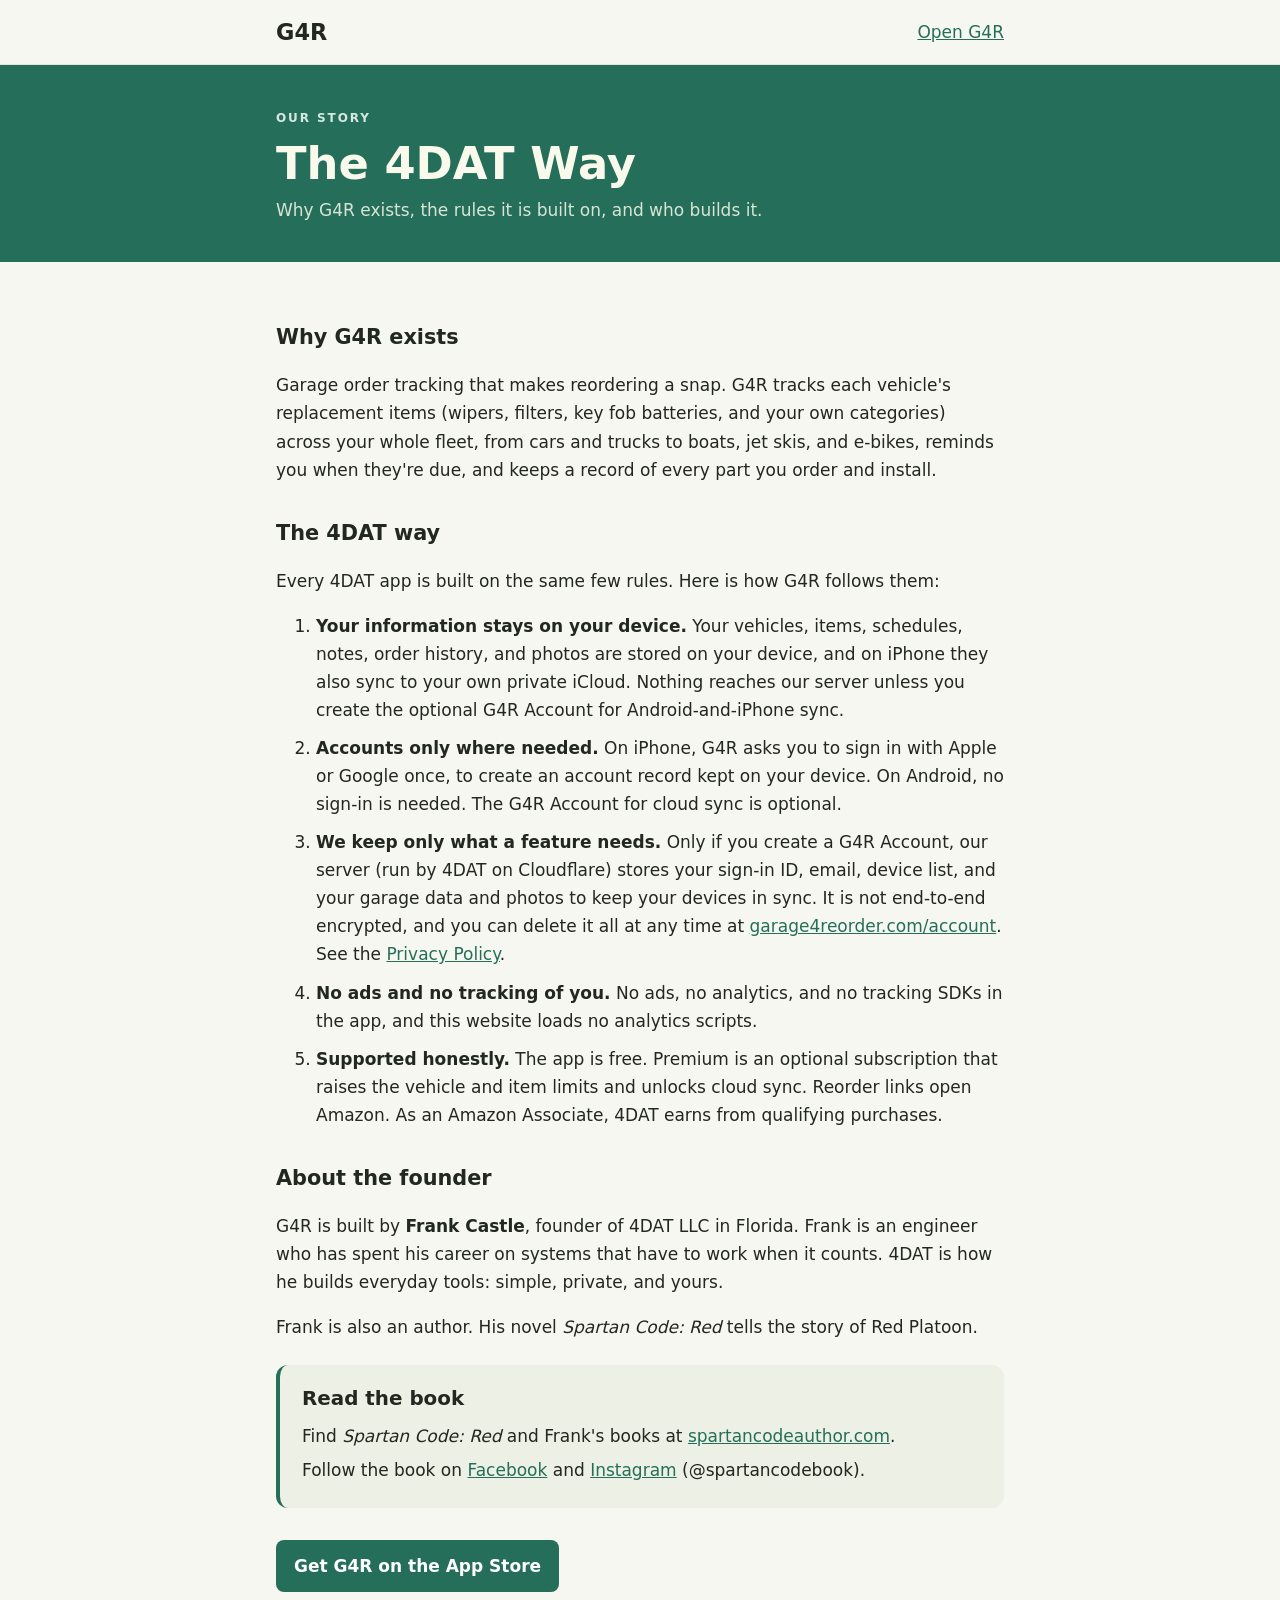
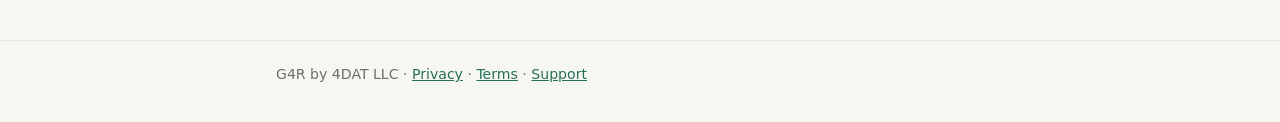
<file: story.html>
<!DOCTYPE html>
<html lang="en">
<head>
  <meta charset="UTF-8" />
  <meta name="viewport" content="width=device-width, initial-scale=1.0" />
  <title>Our Story: The 4DAT Way | G4R</title>
  <meta name="description" content="Why G4R exists, the 4DAT way it is built on, and the founder behind it." />
  <link rel="canonical" href="https://garage4reorder.com/story" />
  <meta property="og:type" content="article" />
  <meta property="og:site_name" content="G4R" />
  <meta property="og:title" content="Our Story: The 4DAT Way" />
  <meta property="og:url" content="https://garage4reorder.com/story" />
  <meta name="theme-color" content="#256f5a" />
  <style>
    :root { --accent: #256f5a; --hi: #d6e8e0; --ink: #22271f; --muted: #6b7064; --paper: #f7f7f2; --line: #e4e6dd; }
    * { box-sizing: border-box; }
    body { margin: 0; background: var(--paper); color: var(--ink); font: 17px/1.65 -apple-system, "Segoe UI", Inter, system-ui, sans-serif; }
    a { color: var(--accent); }
    .wrap { max-width: 760px; margin: 0 auto; padding: 0 16px; }
    header { border-bottom: 1px solid var(--line); }
    header .wrap { display: flex; justify-content: space-between; align-items: center; min-height: 64px; gap: 12px; flex-wrap: wrap; }
    .mark { font-weight: 800; font-size: 1.4rem; color: var(--ink); text-decoration: none; }
    .hero { background: var(--accent); color: #f9f9ec; padding: 44px 0 38px; }
    .eyebrow { color: var(--hi); font-size: .75rem; font-weight: 700; letter-spacing: .16em; text-transform: uppercase; margin: 0; }
    h1 { font-size: clamp(2rem, 6vw, 2.8rem); line-height: 1.1; margin: 10px 0 8px; }
    .lede { margin: 0; opacity: .85; }
    main { padding: 26px 0 48px; }
    h2 { font-size: 1.3rem; margin: 32px 0 8px; }
    ol li { margin-bottom: 10px; }
    .book { background: #edf0e4; border-left: 4px solid var(--accent); border-radius: 12px; padding: 18px 22px; margin: 24px 0; }
    .book h3 { margin: 0 0 6px; }
    .book p { margin: 0 0 6px; }
    .cta { display: inline-block; background: var(--accent); color: #fff; padding: 12px 18px; border-radius: 8px; text-decoration: none; font-weight: 600; margin-top: 8px; }
    footer { border-top: 1px solid var(--line); padding: 22px 0 36px; font-size: .88rem; color: var(--muted); }
  </style>
</head>
<body>
  <header><div class="wrap"><a class="mark" href="https://apps.apple.com/us/app/g4r/id6777085714">G4R</a><a href="https://apps.apple.com/us/app/g4r/id6777085714">Open G4R</a></div></header>
  <section class="hero"><div class="wrap">
    <p class="eyebrow">Our story</p>
    <h1>The 4DAT Way</h1>
    <p class="lede">Why G4R exists, the rules it is built on, and who builds it.</p>
  </div></section>
  <main><div class="wrap">
    <h2>Why G4R exists</h2>
    <p>Garage order tracking that makes reordering a snap. G4R tracks each vehicle's replacement items (wipers, filters, key fob batteries, and your own categories) across your whole fleet, from cars and trucks to boats, jet skis, and e-bikes, reminds you when they're due, and keeps a record of every part you order and install.</p>
    <h2>The 4DAT way</h2>
    <p>Every 4DAT app is built on the same few rules. Here is how G4R follows them:</p>
    <ol>
      <li><strong>Your information stays on your device.</strong> Your vehicles, items, schedules, notes, order history, and photos are stored on your device, and on iPhone they also sync to your own private iCloud. Nothing reaches our server unless you create the optional G4R Account for Android-and-iPhone sync.</li>
      <li><strong>Accounts only where needed.</strong> On iPhone, G4R asks you to sign in with Apple or Google once, to create an account record kept on your device. On Android, no sign-in is needed. The G4R Account for cloud sync is optional.</li>
      <li><strong>We keep only what a feature needs.</strong> Only if you create a G4R Account, our server (run by 4DAT on Cloudflare) stores your sign-in ID, email, device list, and your garage data and photos to keep your devices in sync. It is not end-to-end encrypted, and you can delete it all at any time at <a href="/account">garage4reorder.com/account</a>. See the <a href="/privacy">Privacy Policy</a>.</li>
      <li><strong>No ads and no tracking of you.</strong> No ads, no analytics, and no tracking SDKs in the app, and this website loads no analytics scripts.</li>
      <li><strong>Supported honestly.</strong> The app is free. Premium is an optional subscription that raises the vehicle and item limits and unlocks cloud sync. Reorder links open Amazon. As an Amazon Associate, 4DAT earns from qualifying purchases.</li>
    </ol>
    <h2>About the founder</h2>
    <p>G4R is built by <strong>Frank Castle</strong>, founder of 4DAT LLC in Florida. Frank is an engineer who has spent his career on systems that have to work when it counts. 4DAT is how he builds everyday tools: simple, private, and yours.</p>
    <p>Frank is also an author. His novel <em>Spartan Code: Red</em> tells the story of Red Platoon.</p>
    <aside class="book">
      <h3>Read the book</h3>
      <p>Find <em>Spartan Code: Red</em> and Frank's books at <a href="https://spartancodeauthor.com" rel="noopener">spartancodeauthor.com</a>.</p>
      <p>Follow the book on <a href="https://www.facebook.com/spartancodebook" rel="noopener">Facebook</a> and <a href="https://www.instagram.com/spartancodebook" rel="noopener">Instagram</a> (@spartancodebook).</p>
    </aside>
    <a class="cta" href="https://apps.apple.com/us/app/g4r/id6777085714">Get G4R on the App Store</a>
  </div></main>
  <footer><div class="wrap">G4R by 4DAT LLC · <a href="/privacy">Privacy</a> · <a href="/terms">Terms</a> · <a href="/support">Support</a></div></footer>
</body>
</html>
</file>
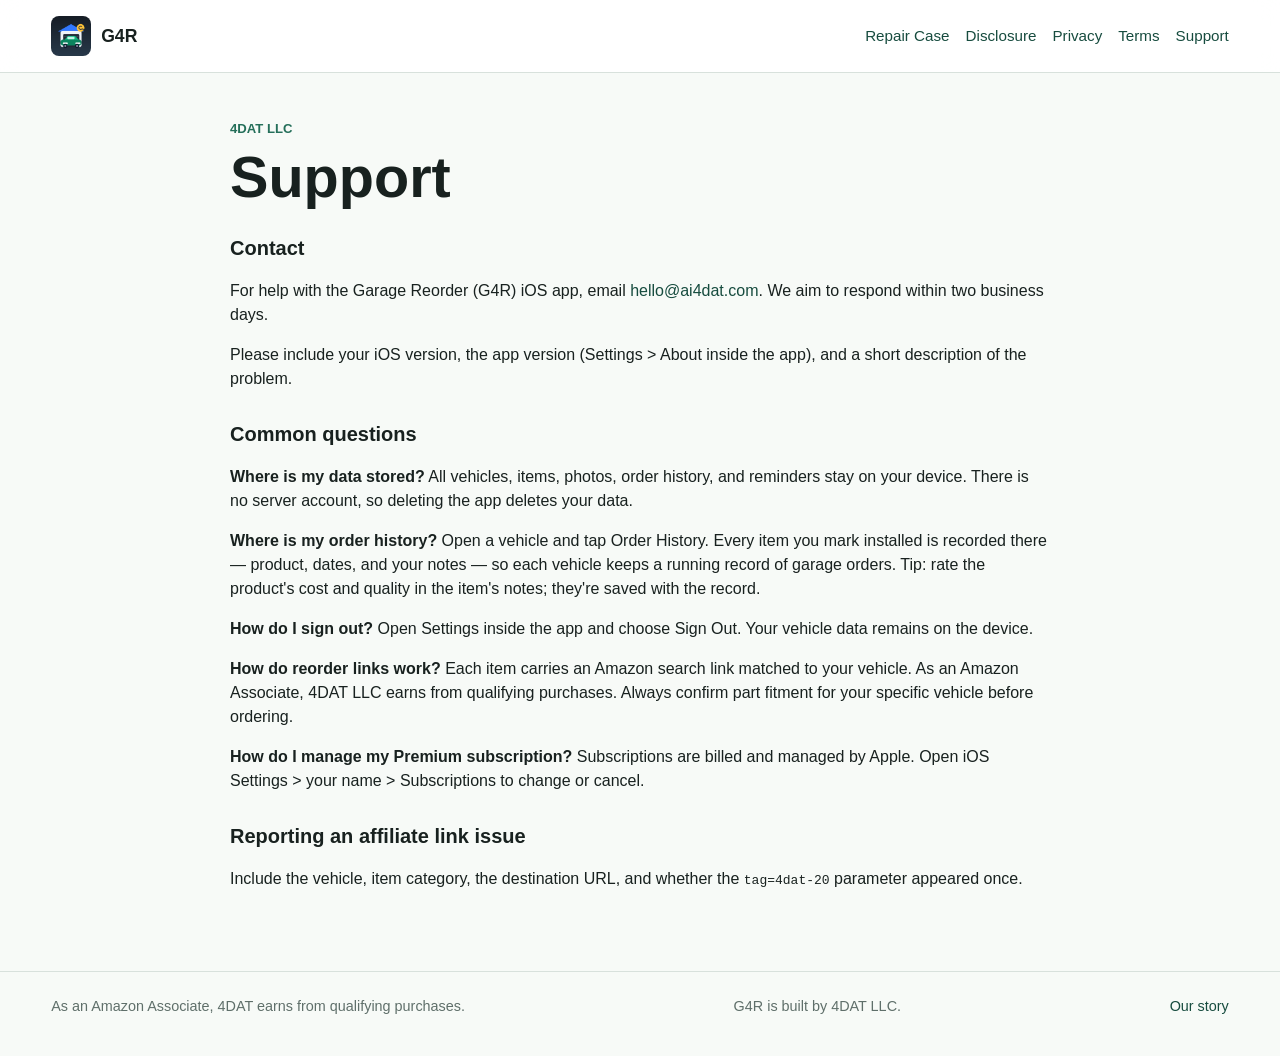
<file: support.html>
<!doctype html>
<html lang="en">
  <head>
    <meta charset="utf-8">
    <meta name="viewport" content="width=device-width, initial-scale=1">
    <title>Support | G4R</title>
    <link rel="stylesheet" href="./styles.css">
  </head>
  <body>
    <header class="site-header">
      <a class="brand" href="./index.html"><img src="./assets/g4r-icon.png" alt="" width="40" height="40"><span>G4R</span></a>
      <nav aria-label="Site">
        <a href="./repair-case.html">Repair Case</a>
        <a href="./affiliate-disclosure.html">Disclosure</a>
        <a href="./privacy.html">Privacy</a>
        <a href="./terms.html">Terms</a>
        <a href="./support.html">Support</a>
      </nav>
    </header>
    <main class="policy">
      <p class="eyebrow">4DAT LLC</p>
      <h1>Support</h1>
      <section>
        <h2>Contact</h2>
        <p>For help with the Garage Reorder (G4R) iOS app, email <a href="mailto:hello@ai4dat.com">hello@ai4dat.com</a>. We aim to respond within two business days.</p>
        <p>Please include your iOS version, the app version (Settings &gt; About inside the app), and a short description of the problem.</p>
      </section>
      <section>
        <h2>Common questions</h2>
        <p><strong>Where is my data stored?</strong> All vehicles, items, photos, order history, and reminders stay on your device. There is no server account, so deleting the app deletes your data.</p>
        <p><strong>Where is my order history?</strong> Open a vehicle and tap Order History. Every item you mark installed is recorded there — product, dates, and your notes — so each vehicle keeps a running record of garage orders. Tip: rate the product's cost and quality in the item's notes; they're saved with the record.</p>
        <p><strong>How do I sign out?</strong> Open Settings inside the app and choose Sign Out. Your vehicle data remains on the device.</p>
        <p><strong>How do reorder links work?</strong> Each item carries an Amazon search link matched to your vehicle. As an Amazon Associate, 4DAT LLC earns from qualifying purchases. Always confirm part fitment for your specific vehicle before ordering.</p>
        <p><strong>How do I manage my Premium subscription?</strong> Subscriptions are billed and managed by Apple. Open iOS Settings &gt; your name &gt; Subscriptions to change or cancel.</p>
      </section>
      <section>
        <h2>Reporting an affiliate link issue</h2>
        <p>Include the vehicle, item category, the destination URL, and whether the <code>tag=4dat-20</code> parameter appeared once.</p>
      </section>
    </main>
    <footer>
      <p>As an Amazon Associate, 4DAT earns from qualifying purchases.</p>
      <p>G4R is built by 4DAT LLC.</p>
      <p><a href="/story">Our story</a></p>
    </footer>
  </body>
</html>
</file>
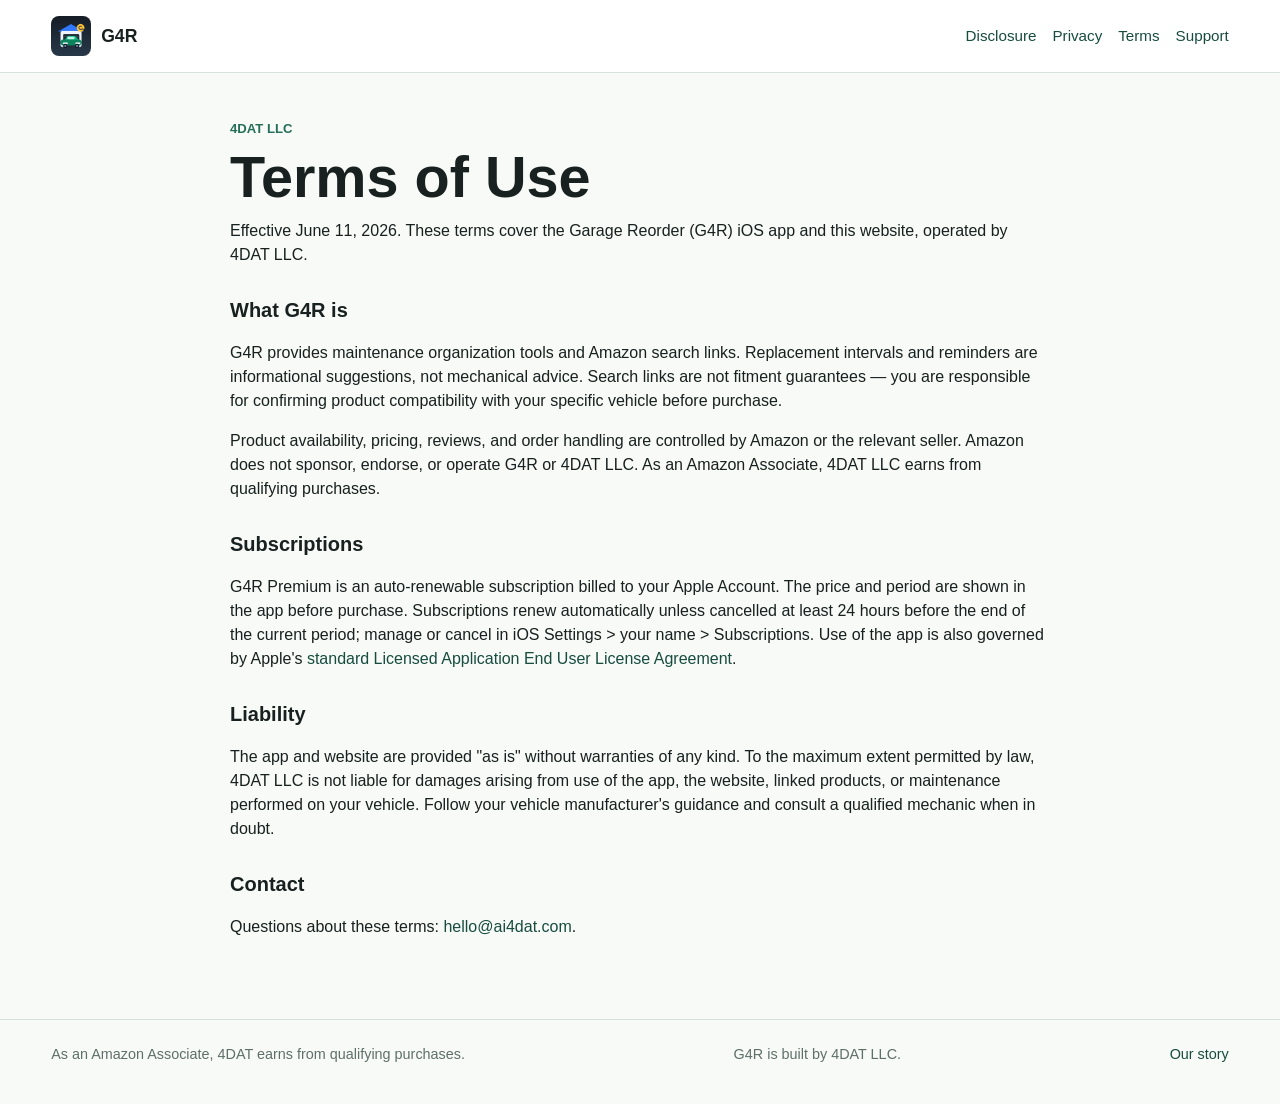
<file: terms.html>
<!doctype html>
<html lang="en">
  <head>
    <meta charset="utf-8">
    <meta name="viewport" content="width=device-width, initial-scale=1">
    <title>Terms of Use | G4R</title>
    <link rel="stylesheet" href="./styles.css">
  </head>
  <body>
    <header class="site-header">
      <a class="brand" href="./index.html"><img src="./assets/g4r-icon.png" alt="" width="40" height="40"><span>G4R</span></a>
      <nav aria-label="Site">
        <a href="./affiliate-disclosure.html">Disclosure</a>
        <a href="./privacy.html">Privacy</a>
        <a href="./terms.html">Terms</a>
        <a href="./support.html">Support</a>
      </nav>
    </header>
    <main class="policy">
      <p class="eyebrow">4DAT LLC</p>
      <h1>Terms of Use</h1>
      <p>Effective June 11, 2026. These terms cover the Garage Reorder (G4R) iOS app and this website, operated by 4DAT LLC.</p>
      <section>
        <h2>What G4R is</h2>
        <p>G4R provides maintenance organization tools and Amazon search links. Replacement intervals and reminders are informational suggestions, not mechanical advice. Search links are not fitment guarantees — you are responsible for confirming product compatibility with your specific vehicle before purchase.</p>
        <p>Product availability, pricing, reviews, and order handling are controlled by Amazon or the relevant seller. Amazon does not sponsor, endorse, or operate G4R or 4DAT LLC. As an Amazon Associate, 4DAT LLC earns from qualifying purchases.</p>
      </section>
      <section>
        <h2>Subscriptions</h2>
        <p>G4R Premium is an auto-renewable subscription billed to your Apple Account. The price and period are shown in the app before purchase. Subscriptions renew automatically unless cancelled at least 24 hours before the end of the current period; manage or cancel in iOS Settings &gt; your name &gt; Subscriptions. Use of the app is also governed by Apple's <a href="https://www.apple.com/legal/internet-services/itunes/dev/stdeula/">standard Licensed Application End User License Agreement</a>.</p>
      </section>
      <section>
        <h2>Liability</h2>
        <p>The app and website are provided "as is" without warranties of any kind. To the maximum extent permitted by law, 4DAT LLC is not liable for damages arising from use of the app, the website, linked products, or maintenance performed on your vehicle. Follow your vehicle manufacturer's guidance and consult a qualified mechanic when in doubt.</p>
      </section>
      <section>
        <h2>Contact</h2>
        <p>Questions about these terms: <a href="mailto:hello@ai4dat.com">hello@ai4dat.com</a>.</p>
      </section>
    </main>
    <footer>
      <p>As an Amazon Associate, 4DAT earns from qualifying purchases.</p>
      <p>G4R is built by 4DAT LLC.</p>
      <p><a href="/story">Our story</a></p>
    </footer>
  </body>
</html>
</file>
<file: styles.css>
:root {
  color-scheme: light;
  --ink: #18211f;
  --muted: #5f6f6a;
  --line: #d8e1dc;
  --paper: #f7faf7;
  --panel: #ffffff;
  --accent: #256f5a;
  --accent-strong: #174c3f;
  --warn-bg: #fff6df;
  --warn-line: #ead59a;
  --shadow: 0 18px 45px rgba(21, 39, 33, 0.1);
}

* {
  box-sizing: border-box;
}

body {
  margin: 0;
  background: var(--paper);
  color: var(--ink);
  font-family: -apple-system, BlinkMacSystemFont, "Segoe UI", sans-serif;
  line-height: 1.5;
}

a {
  color: var(--accent-strong);
  text-decoration: none;
}

a:hover {
  text-decoration: underline;
}

.site-header {
  display: flex;
  align-items: center;
  justify-content: space-between;
  gap: 24px;
  padding: 16px clamp(18px, 4vw, 56px);
  border-bottom: 1px solid var(--line);
  background: rgba(255, 255, 255, 0.9);
  position: sticky;
  top: 0;
  z-index: 5;
  backdrop-filter: blur(12px);
}

.brand {
  display: inline-flex;
  align-items: center;
  gap: 10px;
  color: var(--ink);
  font-weight: 800;
  font-size: 1.1rem;
}

.brand img,
.hero-panel img {
  border-radius: 8px;
}

nav {
  display: flex;
  flex-wrap: wrap;
  gap: 16px;
  font-size: 0.95rem;
}

main {
  width: min(1180px, calc(100% - 32px));
  margin: 0 auto;
}

.hero {
  min-height: 360px;
  display: grid;
  grid-template-columns: minmax(0, 1fr) 320px;
  gap: 36px;
  align-items: center;
  padding: 48px 0 28px;
}

.eyebrow {
  margin: 0 0 10px;
  color: var(--accent);
  font-weight: 800;
  text-transform: uppercase;
  letter-spacing: 0;
  font-size: 0.82rem;
}

h1,
h2,
p {
  margin-top: 0;
}

h1 {
  max-width: 760px;
  margin-bottom: 14px;
  font-size: clamp(2.4rem, 7vw, 5.2rem);
  line-height: 0.98;
  letter-spacing: 0;
}

h2 {
  margin-bottom: 16px;
  font-size: 1.25rem;
  letter-spacing: 0;
}

.lede {
  max-width: 720px;
  margin-bottom: 0;
  color: var(--muted);
  font-size: 1.15rem;
}

.hero-panel,
.form-panel,
.audit-panel {
  background: var(--panel);
  border: 1px solid var(--line);
  border-radius: 8px;
  box-shadow: var(--shadow);
}

.hero-panel {
  padding: 24px;
}

dl {
  margin: 20px 0 0;
}

.hero-panel div {
  display: flex;
  justify-content: space-between;
  gap: 20px;
  padding: 12px 0;
  border-top: 1px solid var(--line);
}

dt {
  color: var(--muted);
}

dd {
  margin: 0;
  font-weight: 800;
}

.notice {
  padding: 14px 16px;
  margin-bottom: 22px;
  background: var(--warn-bg);
  border: 1px solid var(--warn-line);
  border-radius: 8px;
}

.tester {
  display: grid;
  grid-template-columns: minmax(0, 1fr) minmax(300px, 0.42fr);
  gap: 22px;
}

.form-panel,
.audit-panel {
  padding: 22px;
}

form {
  display: grid;
  gap: 16px;
}

.field-grid {
  display: grid;
  grid-template-columns: repeat(3, minmax(0, 1fr));
  gap: 14px;
}

label {
  display: grid;
  gap: 6px;
  color: var(--muted);
  font-size: 0.9rem;
  font-weight: 700;
}

input,
select,
textarea {
  width: 100%;
  min-height: 44px;
  border: 1px solid var(--line);
  border-radius: 8px;
  padding: 10px 12px;
  color: var(--ink);
  background: #fff;
  font: inherit;
}

textarea {
  resize: vertical;
}

input:focus,
select:focus,
textarea:focus {
  outline: 3px solid rgba(37, 111, 90, 0.18);
  border-color: var(--accent);
}

.actions,
.panel-header {
  display: flex;
  align-items: center;
  gap: 12px;
  justify-content: space-between;
}

button {
  min-height: 44px;
  border: 0;
  border-radius: 8px;
  padding: 0 16px;
  color: #fff;
  background: var(--accent);
  font: inherit;
  font-weight: 800;
  cursor: pointer;
}

button:hover {
  background: var(--accent-strong);
}

.secondary,
.icon-button {
  color: var(--accent-strong);
  background: #e7f2ed;
}

.secondary:hover,
.icon-button:hover {
  background: #d6e8e0;
}

.icon-button {
  min-height: 34px;
  padding: 0 10px;
  font-size: 0.85rem;
}

#auditLog {
  display: grid;
  gap: 12px;
  margin: 0;
  padding-left: 20px;
}

#auditLog li {
  padding-bottom: 12px;
  border-bottom: 1px solid var(--line);
  color: var(--muted);
}

#auditLog code {
  display: block;
  margin-top: 4px;
  overflow-wrap: anywhere;
  color: var(--ink);
  font-size: 0.78rem;
}

.categories {
  padding: 42px 0 56px;
}

.category-grid {
  display: grid;
  grid-template-columns: repeat(4, minmax(0, 1fr));
  gap: 14px;
}

.category-card {
  min-height: 176px;
  padding: 18px;
  background: #fff;
  border: 1px solid var(--line);
  border-radius: 8px;
}

.category-card strong {
  display: block;
  margin-bottom: 8px;
  font-size: 1rem;
}

.category-card p {
  margin-bottom: 0;
  color: var(--muted);
  font-size: 0.92rem;
}

.category-card .symbol {
  display: grid;
  place-items: center;
  width: 40px;
  height: 40px;
  margin-bottom: 14px;
  border-radius: 8px;
  color: #fff;
  background: var(--accent);
  font-weight: 900;
}

footer {
  display: flex;
  justify-content: space-between;
  gap: 24px;
  padding: 24px clamp(18px, 4vw, 56px);
  border-top: 1px solid var(--line);
  color: var(--muted);
  font-size: 0.9rem;
}

.policy {
  max-width: 820px;
  padding: 46px 0 64px;
}

.policy h1 {
  font-size: clamp(2rem, 5vw, 3.6rem);
}

.policy section {
  margin-top: 28px;
}

@media (max-width: 860px) {
  .site-header,
  footer,
  .actions {
    align-items: flex-start;
    flex-direction: column;
  }

  .hero,
  .tester {
    grid-template-columns: 1fr;
  }

  .field-grid,
  .category-grid {
    grid-template-columns: 1fr 1fr;
  }
}

@media (max-width: 560px) {
  .field-grid,
  .category-grid {
    grid-template-columns: 1fr;
  }

  button {
    width: 100%;
  }
}
</file>
